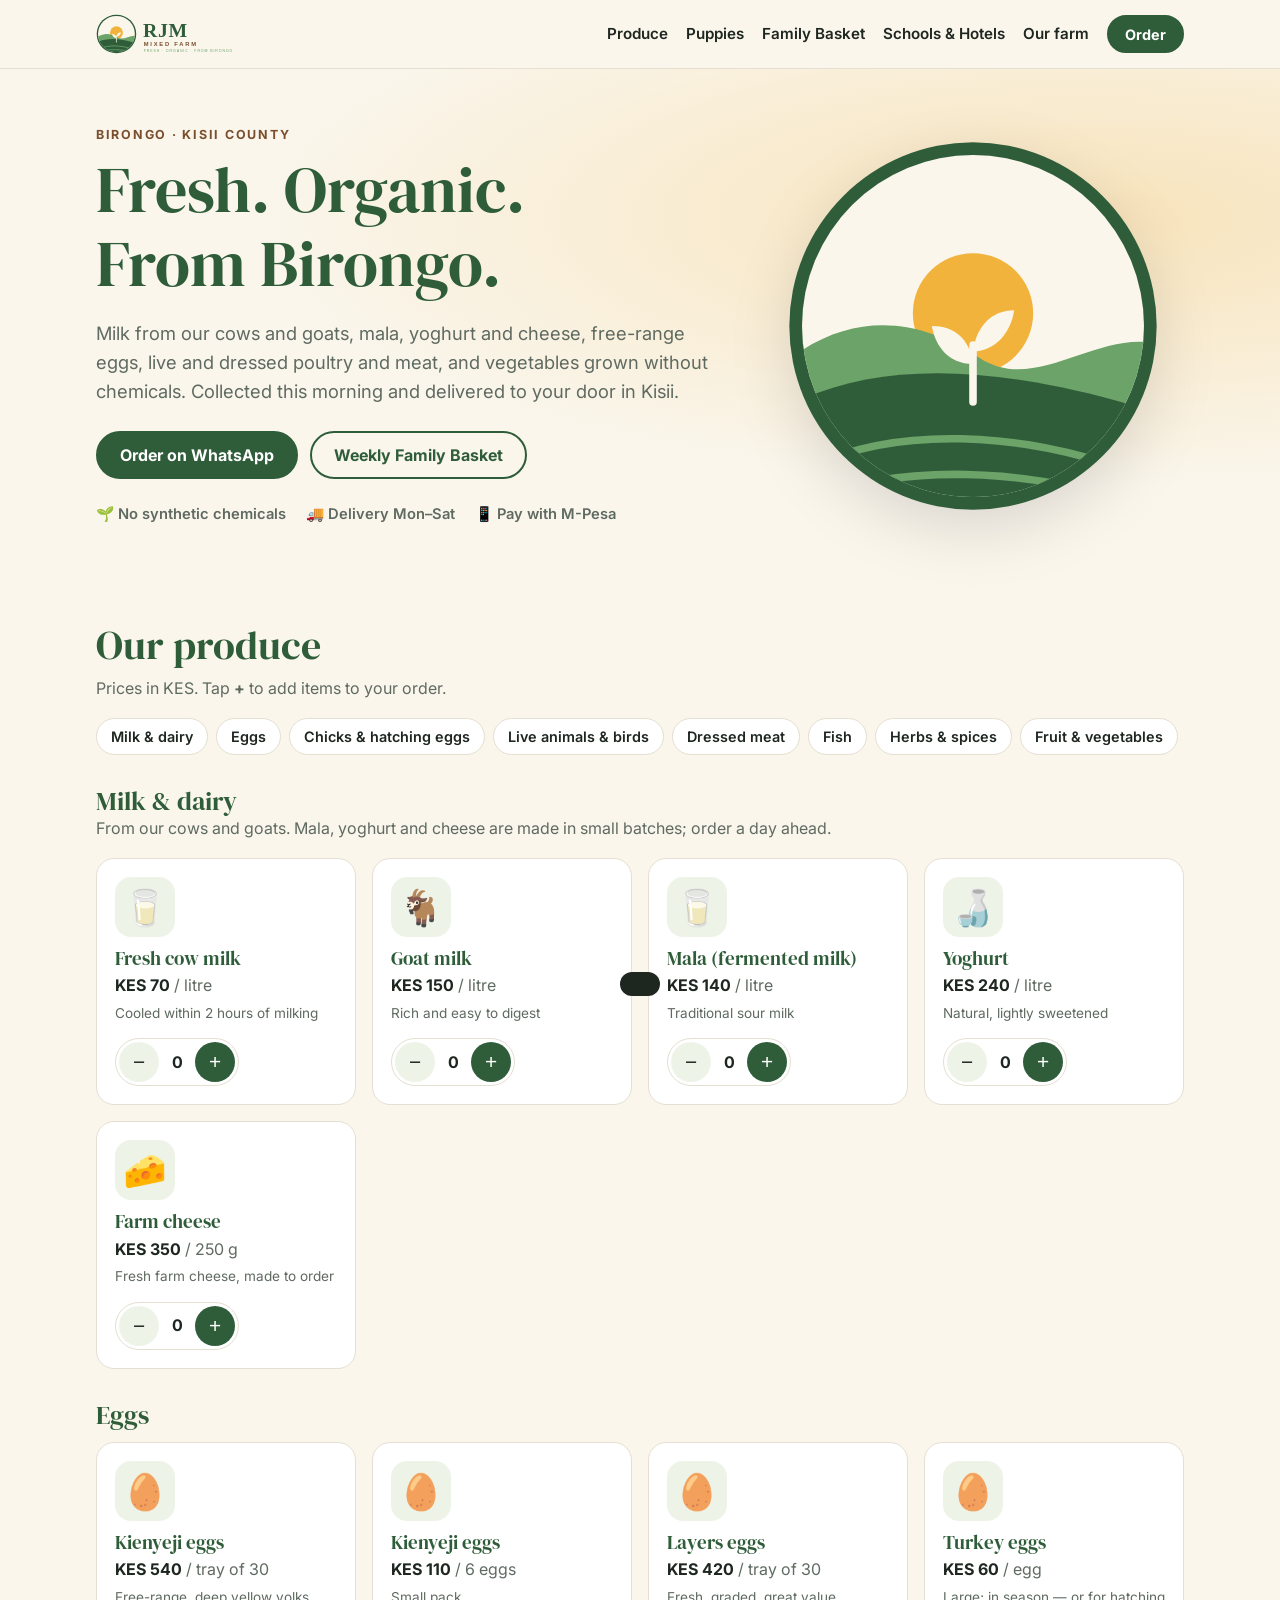
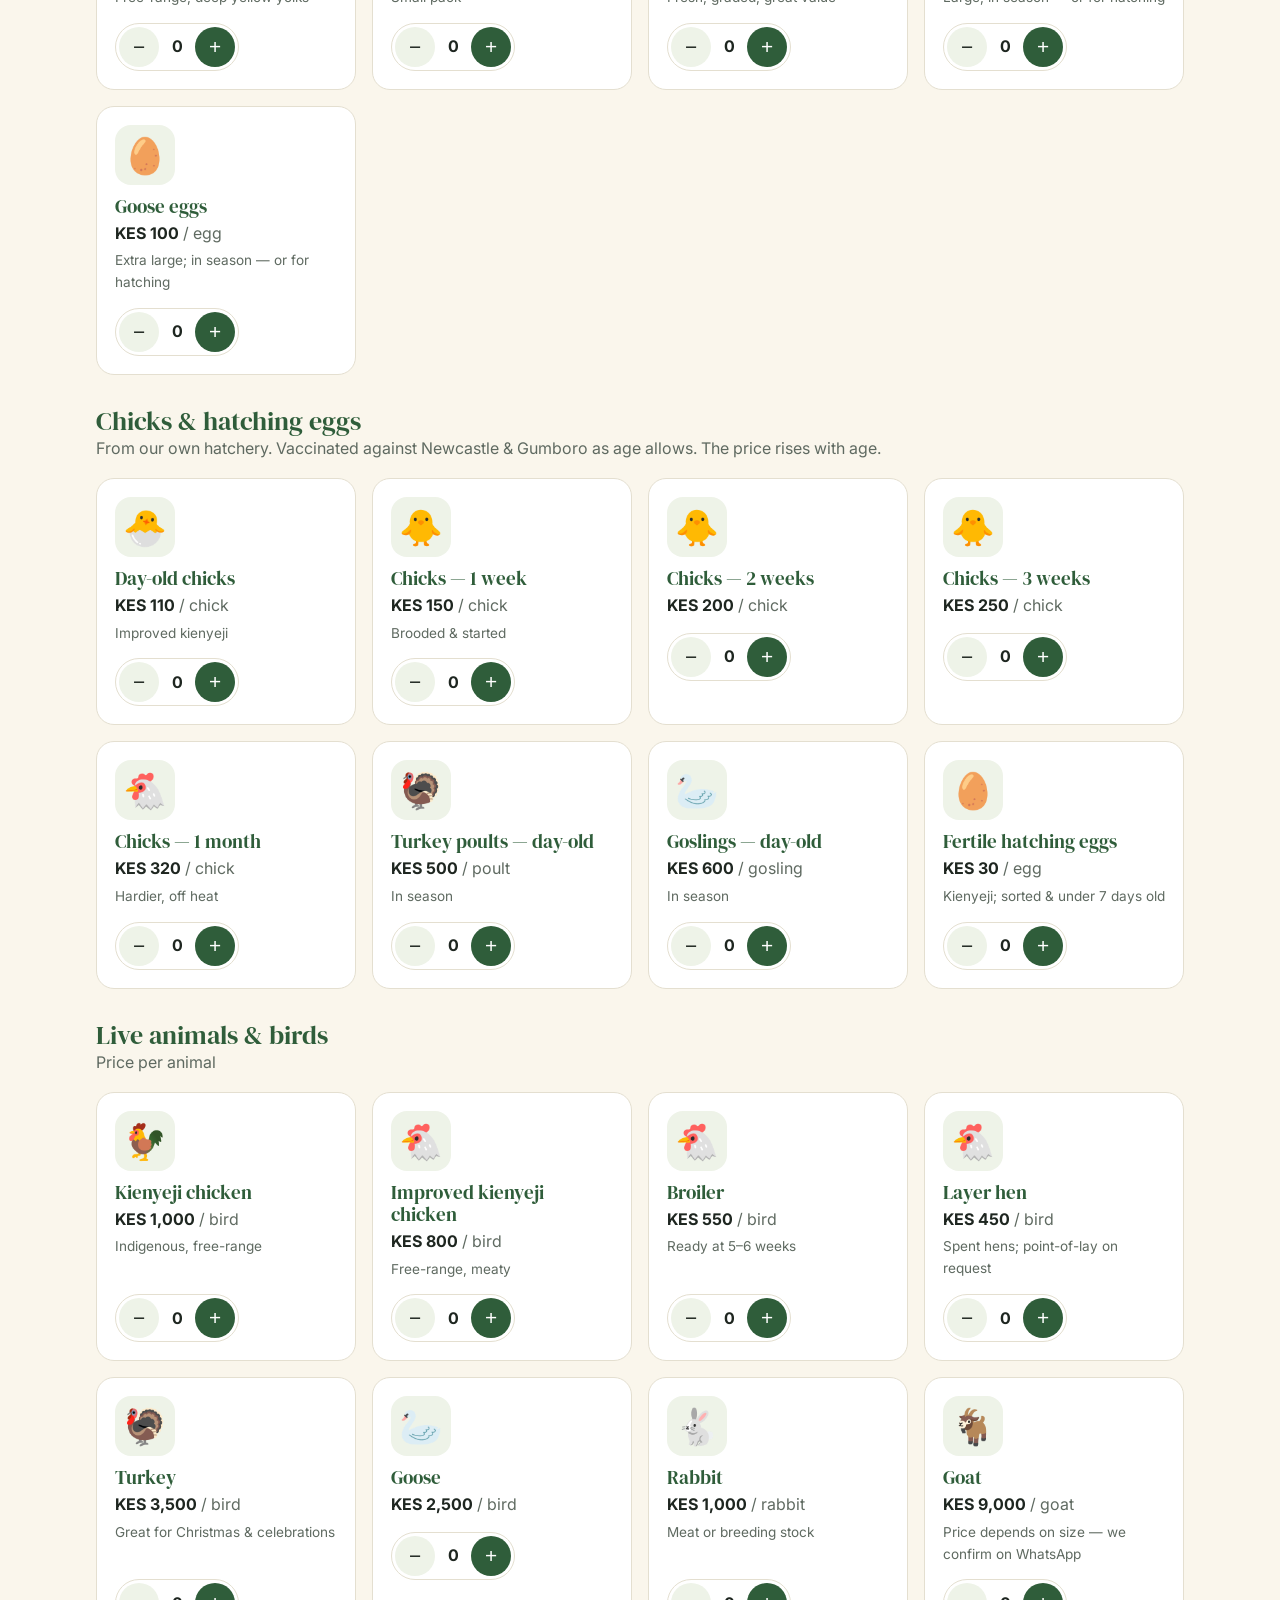
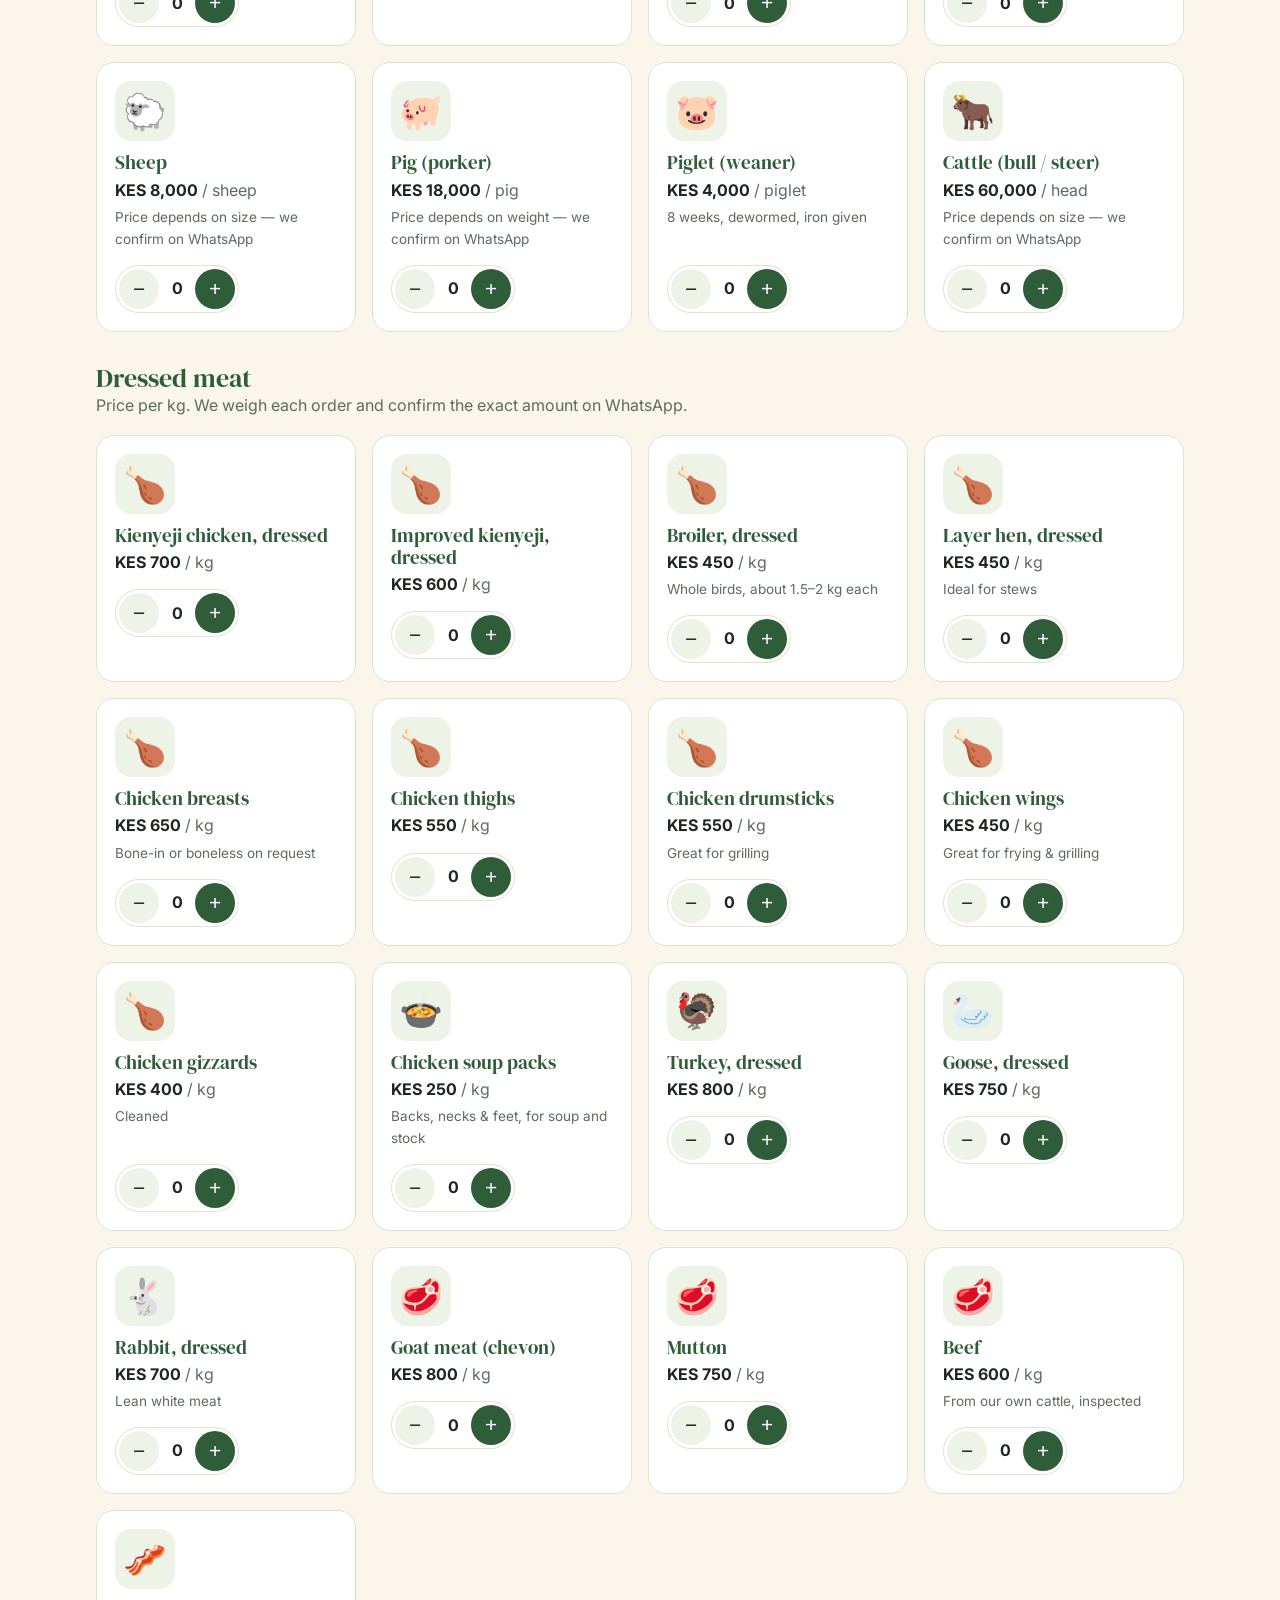
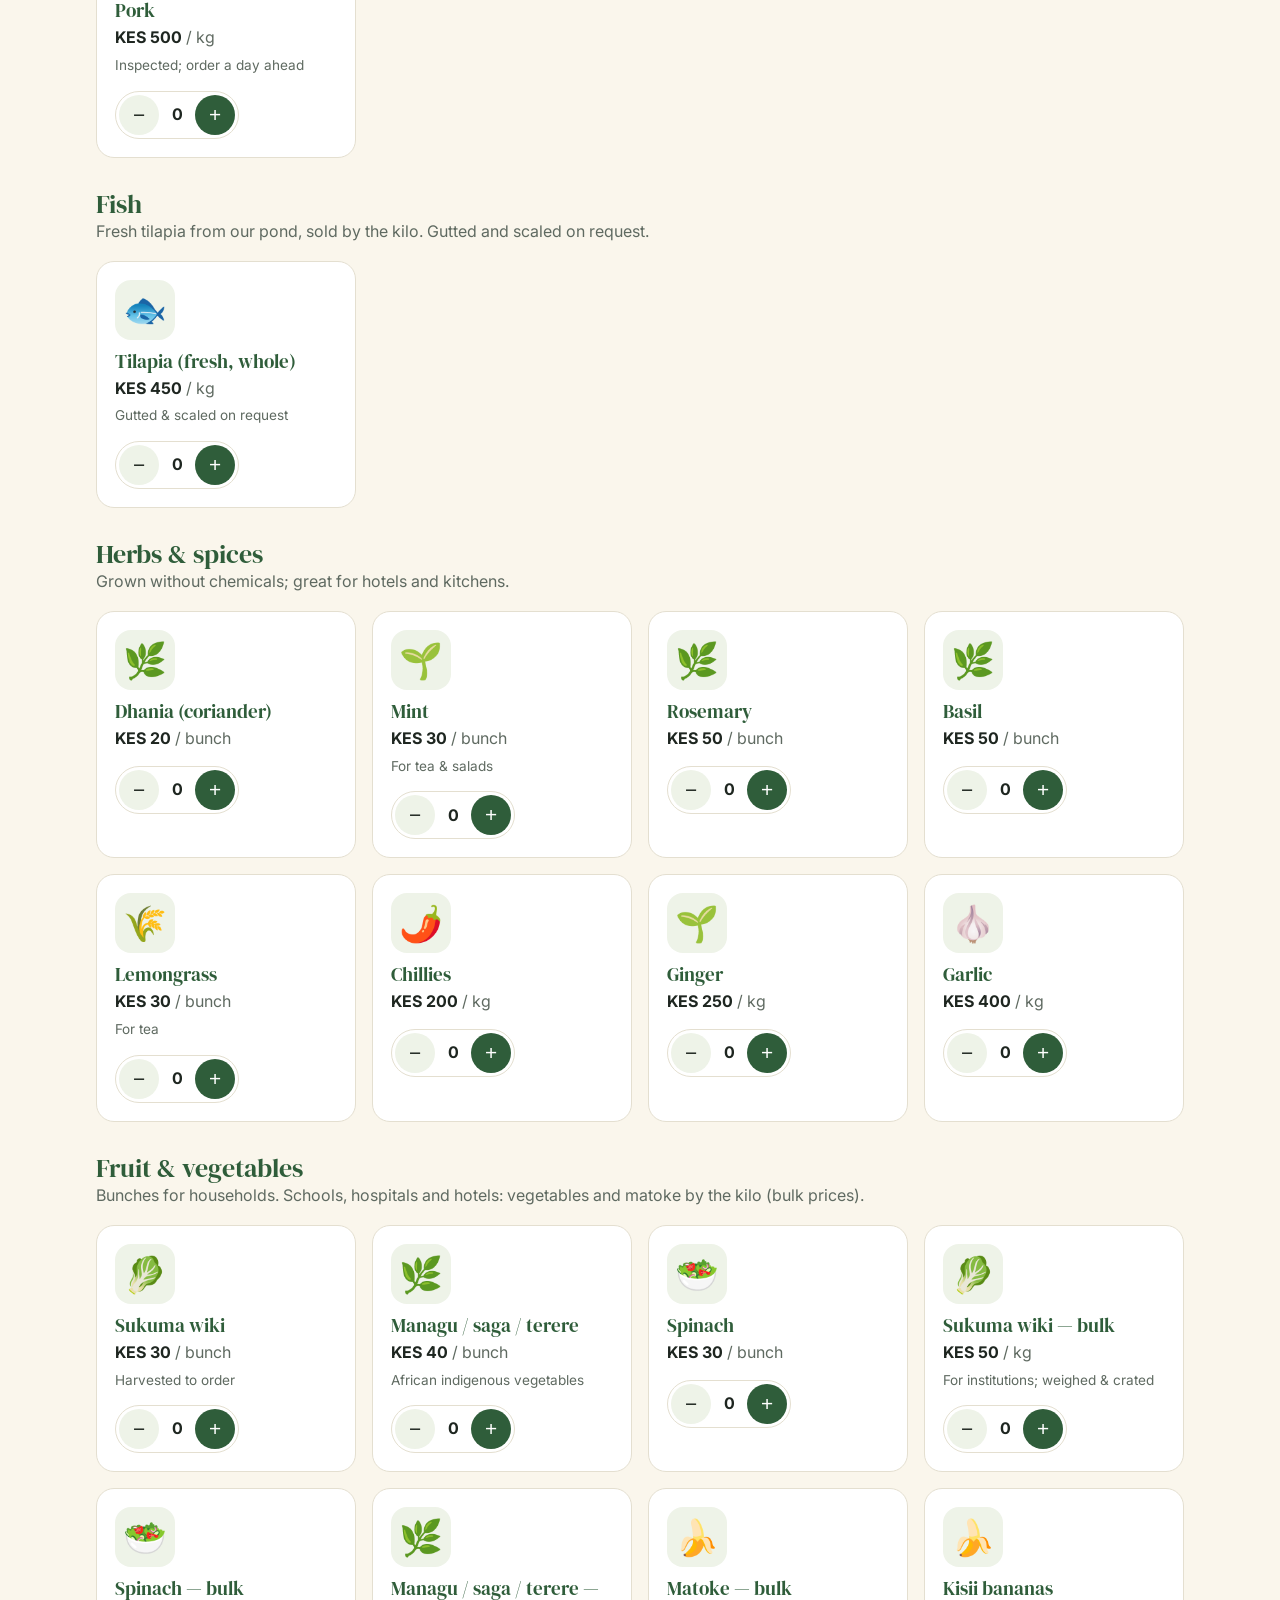
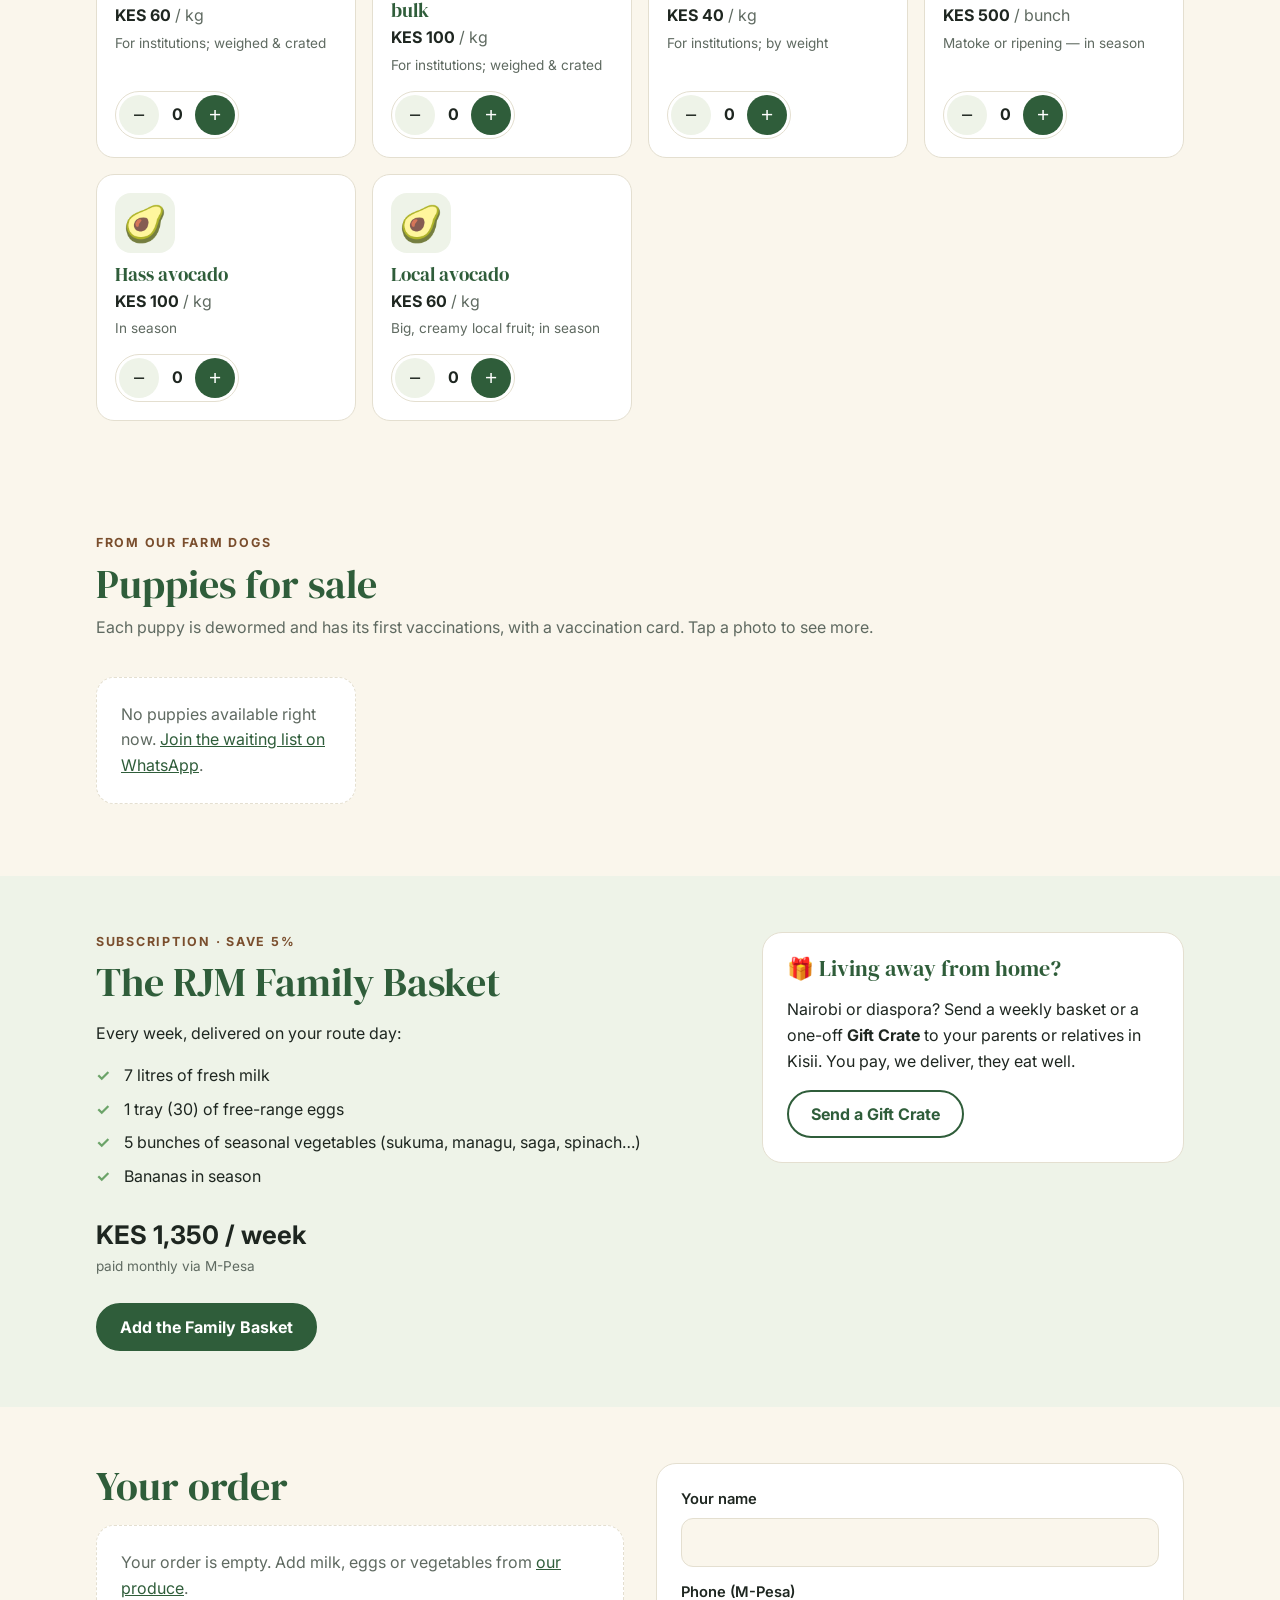
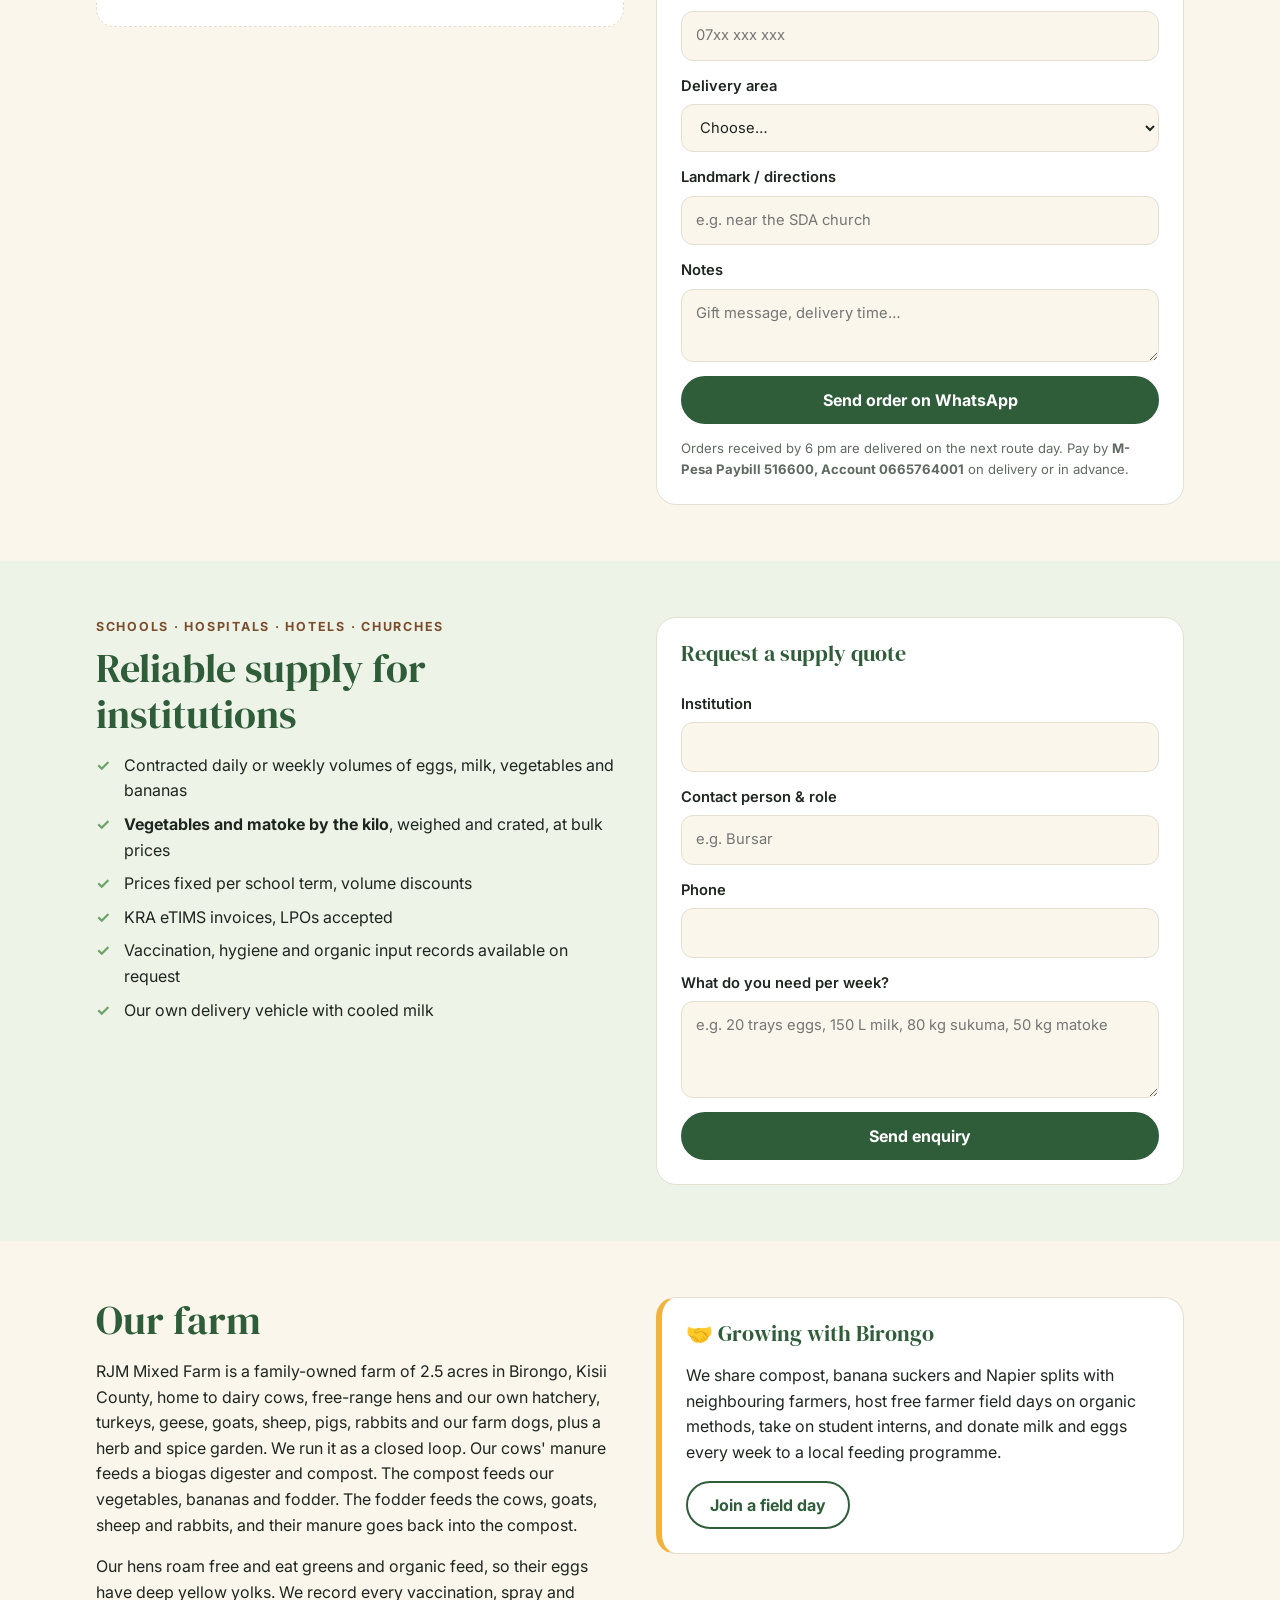
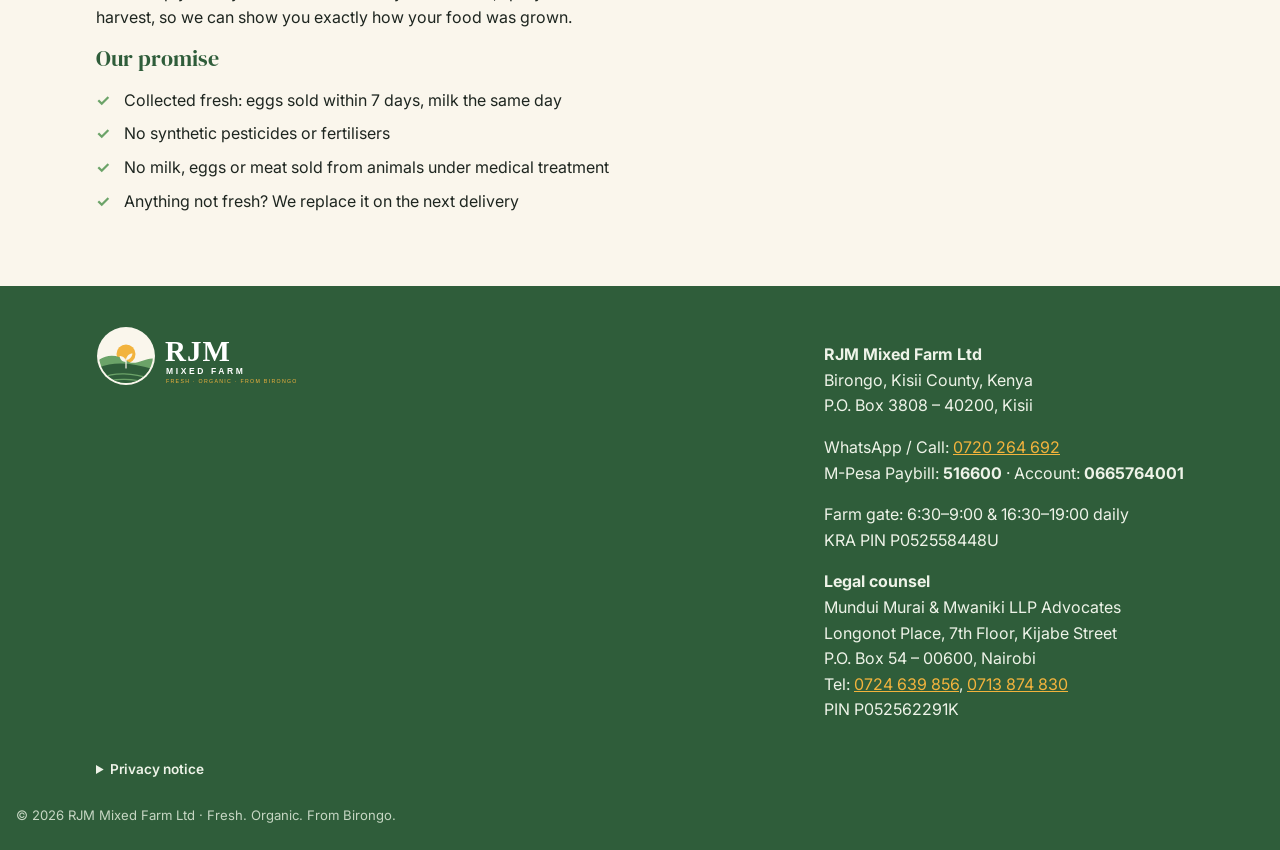
<file: index.html>
<!doctype html>
<html lang="en">
<head>
  <meta charset="utf-8" />
  <meta name="viewport" content="width=device-width, initial-scale=1" />
  <title>RJM Mixed Farm · Fresh. Organic. From Birongo.</title>
  <meta name="description" content="Fresh cow and goat milk, mala, yoghurt and cheese; kienyeji, layers, turkey and goose eggs; live and dressed chicken, turkey, goose, rabbit, goat and mutton; organic vegetables and bananas from RJM Mixed Farm, Birongo, Kisii. Order on WhatsApp, pay with M-Pesa." />
  <meta name="theme-color" content="#2F5D3A" />
  <meta property="og:title" content="RJM Mixed Farm — Fresh. Organic. From Birongo." />
  <meta property="og:description" content="Milk, free-range eggs and organic vegetables delivered in Kisii." />
  <link rel="icon" href="favicon.svg" type="image/svg+xml" />
  <link rel="apple-touch-icon" href="apple-touch-icon.png" />
  <link rel="preconnect" href="https://fonts.googleapis.com" />
  <link rel="preconnect" href="https://fonts.gstatic.com" crossorigin />
  <link href="https://fonts.googleapis.com/css2?family=DM+Serif+Display&family=Inter:wght@400;600;700&display=swap" rel="stylesheet" />
  <link rel="stylesheet" href="styles.css" />
</head>
<body>
  <header class="nav">
    <div class="wrap nav-inner">
      <a href="#top" class="brand" aria-label="RJM Mixed Farm home"><img src="logo.svg" alt="RJM Mixed Farm" width="176" height="48" /></a>
      <nav aria-label="Main">
        <a href="#produce">Produce</a>
        <a href="#puppies">Puppies</a>
        <a href="#basket">Family Basket</a>
        <a href="#institutions">Schools & Hotels</a>
        <a href="#about">Our farm</a>
        <a href="#order" class="btn small">Order</a>
      </nav>
    </div>
  </header>

  <main id="top">
    <section class="hero">
      <div class="wrap hero-inner">
        <div>
          <p class="eyebrow">Birongo · Kisii County</p>
          <h1>Fresh. Organic.<br />From Birongo.</h1>
          <p class="lead">Milk from our cows and goats, mala, yoghurt and cheese, free-range eggs, live and dressed poultry and meat, and vegetables grown without chemicals. Collected this morning and delivered to your door in Kisii.</p>
          <div class="cta-row">
            <a href="#order" class="btn">Order on WhatsApp</a>
            <a href="#basket" class="btn ghost">Weekly Family Basket</a>
          </div>
          <ul class="trust">
            <li>🌱 No synthetic chemicals</li>
            <li>🚚 Delivery Mon–Sat</li>
            <li>📱 Pay with M-Pesa</li>
          </ul>
        </div>
        <div class="hero-art" aria-hidden="true">
          <img src="favicon.svg" alt="" />
        </div>
      </div>
    </section>

    <section id="produce" class="section">
      <div class="wrap">
        <h2>Our produce</h2>
        <p class="sub">Prices in KES. Tap <b>+</b> to add items to your order.</p>
        <nav class="cat-nav" id="cat-nav" aria-label="Product sections"></nav>
        <div id="products"></div>
      </div>
    </section>

    <section id="puppies" class="section" hidden>
      <div class="wrap">
        <p class="eyebrow">From our farm dogs</p>
        <h2>Puppies for sale</h2>
        <p class="sub">Each puppy is dewormed and has its first vaccinations, with a vaccination card. Tap a photo to see more.</p>
        <div id="puppy-list" class="pup-grid"></div>
      </div>
    </section>

    <section id="basket" class="section band">
      <div class="wrap basket">
        <div>
          <p class="eyebrow">Subscription · save 5%</p>
          <h2>The RJM Family Basket</h2>
          <p>Every week, delivered on your route day:</p>
          <ul class="ticks">
            <li>7 litres of fresh milk</li>
            <li>1 tray (30) of free-range eggs</li>
            <li>5 bunches of seasonal vegetables (sukuma, managu, saga, spinach…)</li>
            <li>Bananas in season</li>
          </ul>
          <p class="price"><span id="basket-price"></span> / week <small>paid monthly via M-Pesa</small></p>
          <button class="btn" data-add="basket">Add the Family Basket</button>
        </div>
        <div class="gift">
          <h3>🎁 Living away from home?</h3>
          <p>Nairobi or diaspora? Send a weekly basket or a one-off <b>Gift Crate</b> to your parents or relatives in Kisii. You pay, we deliver, they eat well.</p>
          <button class="btn ghost" data-add="gift">Send a Gift Crate</button>
        </div>
      </div>
    </section>

    <section id="order" class="section">
      <div class="wrap order">
        <div>
          <h2>Your order</h2>
          <div id="cart" class="cart" aria-live="polite"></div>
        </div>
        <form id="order-form" class="card form">
          <label>Your name <input name="name" required autocomplete="name" /></label>
          <label>Phone (M-Pesa) <input name="phone" required type="tel" inputmode="tel" autocomplete="tel" placeholder="07xx xxx xxx" /></label>
          <label>Delivery area
            <select name="area" required>
              <option value="">Choose…</option>
              <option>Kisii town (Mon / Wed / Fri)</option>
              <option>Birongo &amp; nearby villages (Tue / Sat)</option>
              <option>I'll collect at the farm gate</option>
            </select>
          </label>
          <label>Landmark / directions <input name="landmark" placeholder="e.g. near the SDA church" /></label>
          <label>Notes <textarea name="notes" rows="2" placeholder="Gift message, delivery time…"></textarea></label>
          <button class="btn" type="submit">Send order on WhatsApp</button>
          <p class="fine">Orders received by 6 pm are delivered on the next route day. Pay by <b>M-Pesa Paybill <span class="paybill"></span>, Account <span class="account"></span></b> on delivery or in advance.</p>
        </form>
      </div>
    </section>

    <section id="institutions" class="section band">
      <div class="wrap two">
        <div>
          <p class="eyebrow">Schools · Hospitals · Hotels · Churches</p>
          <h2>Reliable supply for institutions</h2>
          <ul class="ticks">
            <li>Contracted daily or weekly volumes of eggs, milk, vegetables and bananas</li>
            <li><b>Vegetables and matoke by the kilo</b>, weighed and crated, at bulk prices</li>
            <li>Prices fixed per school term, volume discounts</li>
            <li>KRA eTIMS invoices, LPOs accepted</li>
            <li>Vaccination, hygiene and organic input records available on request</li>
            <li>Our own delivery vehicle with cooled milk</li>
          </ul>
        </div>
        <form id="inst-form" class="card form">
          <h3>Request a supply quote</h3>
          <label>Institution <input name="org" required /></label>
          <label>Contact person &amp; role <input name="contact" required placeholder="e.g. Bursar" /></label>
          <label>Phone <input name="phone" required type="tel" inputmode="tel" /></label>
          <label>What do you need per week?
            <textarea name="needs" rows="3" required placeholder="e.g. 20 trays eggs, 150 L milk, 80 kg sukuma, 50 kg matoke"></textarea>
          </label>
          <button class="btn" type="submit">Send enquiry</button>
        </form>
      </div>
    </section>

    <section id="about" class="section">
      <div class="wrap two">
        <div>
          <h2>Our farm</h2>
          <p>RJM Mixed Farm is a family-owned farm of 2.5 acres in Birongo, Kisii County, home to dairy cows, free-range hens and our own hatchery, turkeys, geese, goats, sheep, pigs, rabbits and our farm dogs, plus a herb and spice garden. We run it as a closed loop. Our cows' manure feeds a biogas digester and compost. The compost feeds our vegetables, bananas and fodder. The fodder feeds the cows, goats, sheep and rabbits, and their manure goes back into the compost.</p>
          <p>Our hens roam free and eat greens and organic feed, so their eggs have deep yellow yolks. We record every vaccination, spray and harvest, so we can show you exactly how your food was grown.</p>
          <h3>Our promise</h3>
          <ul class="ticks">
            <li>Collected fresh: eggs sold within 7 days, milk the same day</li>
            <li>No synthetic pesticides or fertilisers</li>
            <li>No milk, eggs or meat sold from animals under medical treatment</li>
            <li>Anything not fresh? We replace it on the next delivery</li>
          </ul>
        </div>
        <div class="card community">
          <h3>🤝 Growing with Birongo</h3>
          <p>We share compost, banana suckers and Napier splits with neighbouring farmers, host free farmer field days on organic methods, take on student interns, and donate milk and eggs every week to a local feeding programme.</p>
          <a class="btn ghost" href="#contact">Join a field day</a>
        </div>
      </div>
    </section>
  </main>

  <footer id="contact" class="footer">
    <div class="wrap footer-inner">
      <img src="logo-reversed.svg" alt="RJM Mixed Farm" width="220" height="60" />
      <div>
        <p><b>RJM Mixed Farm Ltd</b><br />Birongo, Kisii County, Kenya<br /><span class="postal"></span></p>
        <p>WhatsApp / Call: <a class="phone-link" href="#"></a><br />M-Pesa Paybill: <b class="paybill"></b> · Account: <b class="account"></b></p>
        <p>Farm gate: 6:30–9:00 &amp; 16:30–19:00 daily<br /><span class="kra-pin"></span></p>
        <p class="legal-counsel" hidden></p>
      </div>
    </div>
    <details class="wrap privacy" id="privacy">
      <summary>Privacy notice</summary>
      <p>When you order or send an enquiry, your name, phone number, delivery area and order details go to RJM Mixed Farm Ltd on WhatsApp. We use them only to deliver your order, collect payment, and contact you about your orders. We don't sell or share them, except with our delivery rider for your delivery, or where the law requires it. This website saves your basket in your own browser and doesn't use tracking cookies. To see, correct or delete the information we hold about you, message us on the WhatsApp number above (Data Protection Act, 2019).</p>
    </details>
    <p class="wrap fine">© <span id="year"></span> RJM Mixed Farm Ltd · Fresh. Organic. From Birongo.</p>
  </footer>

  <div id="toast" class="toast" role="status"></div>
  <div id="lightbox" class="lightbox" hidden></div>
  <script src="config.js"></script>
  <script src="prices.js"></script>
  <script src="puppies.js"></script>
  <script src="app.js"></script>
</body>
</html>
</file>
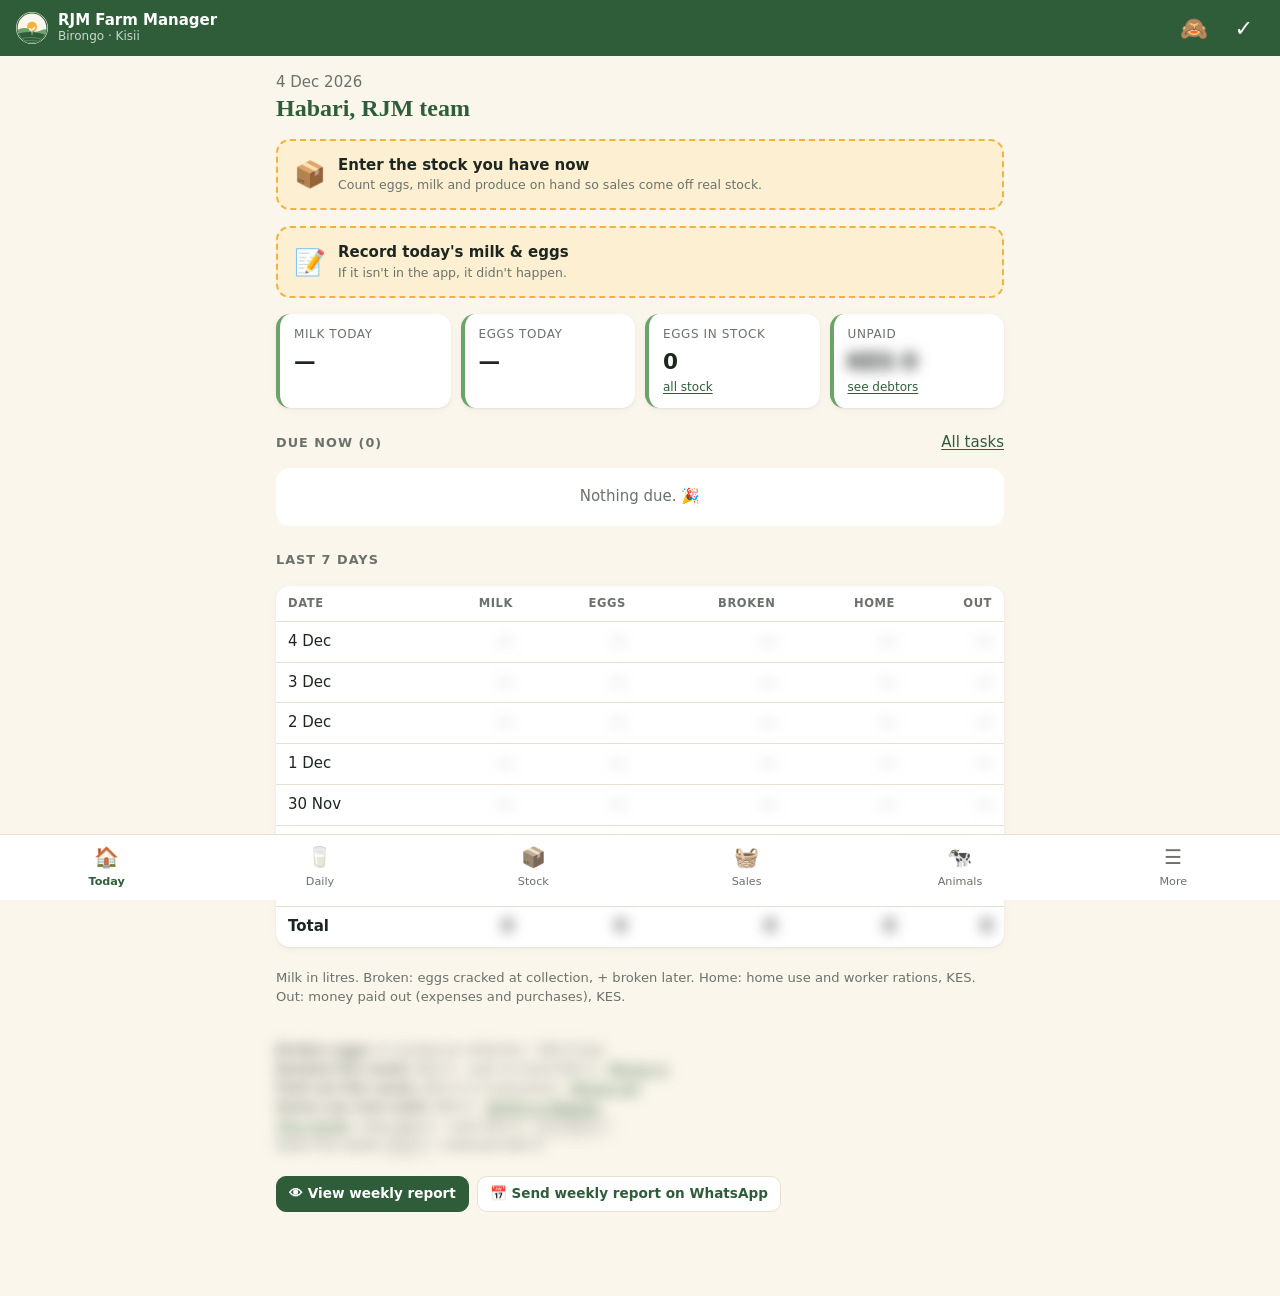
<file: app/index.html>
<!doctype html>
<html lang="en">
  <head>
    <meta charset="UTF-8" />
    <meta name="viewport" content="width=device-width, initial-scale=1, viewport-fit=cover" />
    <meta name="theme-color" content="#2F5D3A" />
    <meta name="description" content="RJM Mixed Farm — farm records: animals, vaccinations, crops, daily production, tasks, workers and sales." />
    <link rel="icon" href="./favicon.svg" type="image/svg+xml" />
    <link rel="apple-touch-icon" href="./apple-touch-icon.png" />
    <link rel="manifest" href="./manifest.webmanifest" />
    <title>RJM Farm Manager</title>
    <script type="module" crossorigin src="./assets/index-ByFWobJJ.js"></script>
    <link rel="stylesheet" crossorigin href="./assets/index-co6FAbtj.css">
  </head>
  <body>
    <div id="root"></div>
  </body>
</html>
</file>
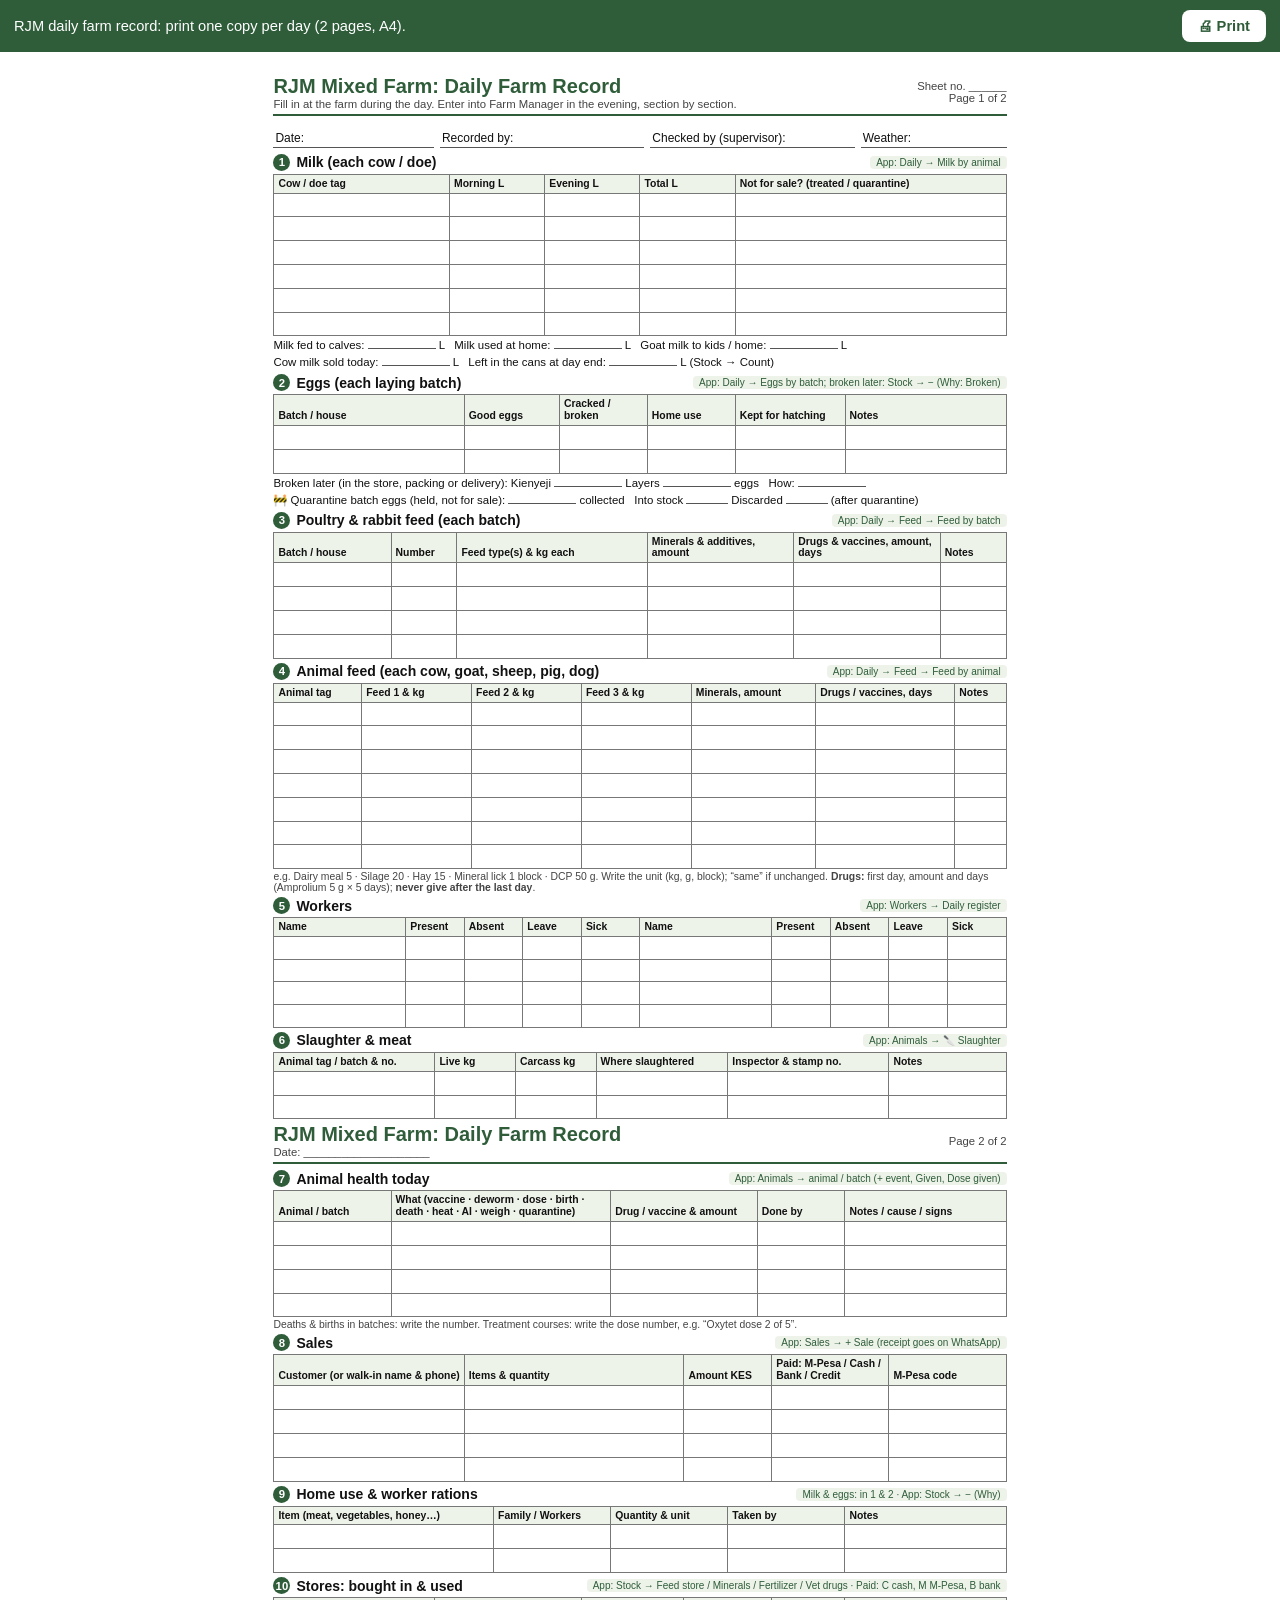
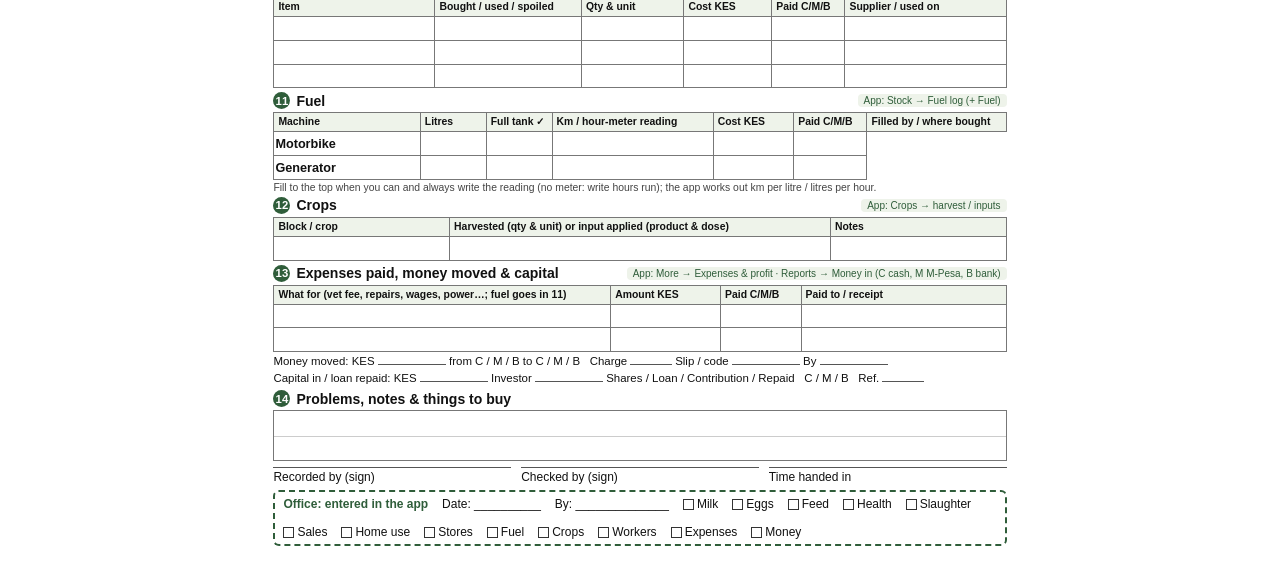
<file: app/daily-sheet.html>
<!doctype html>
<html lang="en"><head><meta charset="utf-8"><meta name="viewport" content="width=device-width, initial-scale=1">
<title>RJM Daily Farm Record</title>
<style>
  @page { size: A4; margin: 10mm 9mm; }
  * { box-sizing: border-box; }
  body { font-family: Arial, Helvetica, sans-serif; font-size: 9.5pt; color: #111; margin: 0; background: #fff; }
  .page { page-break-after: always; break-after: page; }
  .page:last-child { page-break-after: auto; break-after: auto; }
  header { display: flex; align-items: center; justify-content: space-between; gap: 8px; border-bottom: 2px solid #2f5d3a; padding-bottom: 4px; margin-bottom: 6px; }
  header h1 { font-size: 15pt; margin: 0; color: #2f5d3a; }
  header .sub { font-size: 8.5pt; color: #444; }
  .meta { display: grid; grid-template-columns: 1.1fr 1.4fr 1.4fr 1fr; gap: 6px; margin-bottom: 6px; font-size: 9pt; }
  .meta div { border-bottom: 1px solid #555; padding: 9px 2px 2px; white-space: nowrap; }
  section { margin-bottom: 4px; break-inside: avoid; }
  h2 { font-size: 10.5pt; margin: 0 0 3px; display: flex; align-items: center; gap: 6px; }
  h2 .n { background: #2f5d3a; color: #fff; border-radius: 50%; width: 17px; height: 17px; display: inline-flex; align-items: center; justify-content: center; font-size: 8.5pt; flex: 0 0 auto; }
  h2 .app { margin-left: auto; font-weight: normal; font-size: 7.5pt; color: #2f5d3a; background: #eef3ea; border-radius: 4px; padding: 1px 6px; white-space: nowrap; }
  table { width: 100%; border-collapse: collapse; table-layout: fixed; }
  th { background: #eef3ea; font-size: 7.8pt; font-weight: bold; text-align: left; padding: 3px 4px; border: 1px solid #777; line-height: 1.15; vertical-align: bottom; }
  td { border: 1px solid #777; height: 6.3mm; }
  table.tick td { height: 6mm; }
  .line { margin-top: 2px; font-size: 8.6pt; line-height: 1.3; }
  .blank { display: inline-block; width: 18mm; border-bottom: 1px solid #555; } .blank.s { width: 11mm; }
  .hint { font-size: 7.8pt; color: #444; margin-top: 2px; }
  .notes { height: 13.5mm; border: 1px solid #777; background: repeating-linear-gradient(#fff 0 6.5mm, #ccc 6.5mm calc(6.5mm + 1px)); }
  .sign { display: grid; grid-template-columns: 1fr 1fr 1fr; gap: 10px; margin-top: 6px; font-size: 9pt; }
  .sign div { border-top: 1px solid #555; padding-top: 2px; }
  .entered { border: 2px dashed #2f5d3a; border-radius: 6px; padding: 5px 8px; margin-top: 6px; font-size: 9pt; display: flex; gap: 14px; flex-wrap: wrap; }
  .entered b { color: #2f5d3a; }
  .box { display: inline-block; width: 11px; height: 11px; border: 1.3px solid #333; vertical-align: -2px; margin-right: 3px; }
  .print-bar { position: sticky; top: 0; background: #2f5d3a; color: #fff; padding: 10px 14px; display: flex; gap: 10px; align-items: center; justify-content: space-between; font-size: 11pt; }
  .print-bar button { font: inherit; font-weight: bold; padding: 8px 16px; border: 0; border-radius: 8px; background: #fff; color: #2f5d3a; cursor: pointer; }
  .sheet { max-width: 194mm; margin: 0 auto; padding: 6mm 0; }
  @media print { .print-bar { display: none; } .sheet { padding: 0; max-width: none; } }
</style></head>
<body>
<div class="print-bar"><span>RJM daily farm record: print one copy per day (2 pages, A4).</span><button onclick="window.print()">🖨 Print</button></div>
<div class="sheet">
<div class="page">
  <header><div><h1>RJM Mixed Farm: Daily Farm Record</h1><div class="sub">Fill in at the farm during the day. Enter into Farm Manager in the evening, section by section.</div></div><div class="sub" style="text-align:right">Sheet no. ______<br>Page 1 of 2</div></header>
  <div class="meta"><div>Date:</div><div>Recorded by:</div><div>Checked by (supervisor):</div><div>Weather:</div></div>
  <section><h2><span class="n">1</span>Milk (each cow / doe)<span class="app">App: Daily → Milk by animal</span></h2><table class=""><colgroup><col style="width:24%"><col style="width:13%"><col style="width:13%"><col style="width:13%"><col style="width:37%"></colgroup><thead><tr><th>Cow / doe tag</th><th>Morning L</th><th>Evening L</th><th>Total L</th><th>Not for sale? (treated / quarantine)</th></tr></thead><tbody><tr><td></td><td></td><td></td><td></td><td></td></tr><tr><td></td><td></td><td></td><td></td><td></td></tr><tr><td></td><td></td><td></td><td></td><td></td></tr><tr><td></td><td></td><td></td><td></td><td></td></tr><tr><td></td><td></td><td></td><td></td><td></td></tr><tr><td></td><td></td><td></td><td></td><td></td></tr></tbody></table><div class="line">Milk fed to calves: <b class="blank"></b> L &nbsp; Milk used at home: <b class="blank"></b> L &nbsp; Goat milk to kids / home: <b class="blank"></b> L</div><div class="line">Cow milk sold today: <b class="blank"></b> L &nbsp; Left in the cans at day end: <b class="blank"></b> L <span class="muted">(Stock → Count)</span></div></section><section><h2><span class="n">2</span>Eggs (each laying batch)<span class="app">App: Daily → Eggs by batch; broken later: Stock → − (Why: Broken)</span></h2><table class=""><colgroup><col style="width:26%"><col style="width:13%"><col style="width:12%"><col style="width:12%"><col style="width:15%"><col style="width:22%"></colgroup><thead><tr><th>Batch / house</th><th>Good eggs</th><th>Cracked / broken</th><th>Home use</th><th>Kept for hatching</th><th>Notes</th></tr></thead><tbody><tr><td></td><td></td><td></td><td></td><td></td><td></td></tr><tr><td></td><td></td><td></td><td></td><td></td><td></td></tr></tbody></table><div class="line">Broken later (in the store, packing or delivery): Kienyeji <b class="blank"></b> Layers <b class="blank"></b> eggs &nbsp; How: <b class="blank"></b></div><div class="line">🚧 Quarantine batch eggs (held, not for sale): <b class="blank"></b> collected &nbsp; Into stock <b class="blank s"></b> Discarded <b class="blank s"></b> (after quarantine)</div></section><section><h2><span class="n">3</span>Poultry &amp; rabbit feed (each batch)<span class="app">App: Daily → Feed → Feed by batch</span></h2><table class=""><colgroup><col style="width:16%"><col style="width:9%"><col style="width:26%"><col style="width:20%"><col style="width:20%"><col style="width:9%"></colgroup><thead><tr><th>Batch / house</th><th>Number</th><th>Feed type(s) &amp; kg each</th><th>Minerals &amp; additives, amount</th><th>Drugs &amp; vaccines, amount, days</th><th>Notes</th></tr></thead><tbody><tr><td></td><td></td><td></td><td></td><td></td><td></td></tr><tr><td></td><td></td><td></td><td></td><td></td><td></td></tr><tr><td></td><td></td><td></td><td></td><td></td><td></td></tr><tr><td></td><td></td><td></td><td></td><td></td><td></td></tr></tbody></table></section><section><h2><span class="n">4</span>Animal feed (each cow, goat, sheep, pig, dog)<span class="app">App: Daily → Feed → Feed by animal</span></h2><table class=""><colgroup><col style="width:12%"><col style="width:15%"><col style="width:15%"><col style="width:15%"><col style="width:17%"><col style="width:19%"><col style="width:7%"></colgroup><thead><tr><th>Animal tag</th><th>Feed 1 & kg</th><th>Feed 2 & kg</th><th>Feed 3 & kg</th><th>Minerals, amount</th><th>Drugs / vaccines, days</th><th>Notes</th></tr></thead><tbody><tr><td></td><td></td><td></td><td></td><td></td><td></td><td></td></tr><tr><td></td><td></td><td></td><td></td><td></td><td></td><td></td></tr><tr><td></td><td></td><td></td><td></td><td></td><td></td><td></td></tr><tr><td></td><td></td><td></td><td></td><td></td><td></td><td></td></tr><tr><td></td><td></td><td></td><td></td><td></td><td></td><td></td></tr><tr><td></td><td></td><td></td><td></td><td></td><td></td><td></td></tr><tr><td></td><td></td><td></td><td></td><td></td><td></td><td></td></tr></tbody></table><div class="hint">e.g. Dairy meal 5 · Silage 20 · Hay 15 · Mineral lick 1 block · DCP 50 g. Write the unit (kg, g, block); “same” if unchanged. <b>Drugs:</b> first day, amount and days (Amprolium 5 g × 5 days); <b>never give after the last day</b>.</div></section>
<section><h2><span class="n">5</span>Workers<span class="app">App: Workers → Daily register</span></h2><table class="tick"><colgroup><col style="width:18%"><col style="width:8%"><col style="width:8%"><col style="width:8%"><col style="width:8%"><col style="width:18%"><col style="width:8%"><col style="width:8%"><col style="width:8%"><col style="width:8%"></colgroup><thead><tr><th>Name</th><th>Present</th><th>Absent</th><th>Leave</th><th>Sick</th><th>Name</th><th>Present</th><th>Absent</th><th>Leave</th><th>Sick</th></tr></thead><tbody><tr><td></td><td></td><td></td><td></td><td></td><td></td><td></td><td></td><td></td><td></td></tr><tr><td></td><td></td><td></td><td></td><td></td><td></td><td></td><td></td><td></td><td></td></tr><tr><td></td><td></td><td></td><td></td><td></td><td></td><td></td><td></td><td></td><td></td></tr><tr><td></td><td></td><td></td><td></td><td></td><td></td><td></td><td></td><td></td><td></td></tr></tbody></table></section><section><h2><span class="n">6</span>Slaughter &amp; meat<span class="app">App: Animals → 🔪 Slaughter</span></h2><table class=""><colgroup><col style="width:22%"><col style="width:11%"><col style="width:11%"><col style="width:18%"><col style="width:22%"><col style="width:16%"></colgroup><thead><tr><th>Animal tag / batch &amp; no.</th><th>Live kg</th><th>Carcass kg</th><th>Where slaughtered</th><th>Inspector &amp; stamp no.</th><th>Notes</th></tr></thead><tbody><tr><td></td><td></td><td></td><td></td><td></td><td></td></tr><tr><td></td><td></td><td></td><td></td><td></td><td></td></tr></tbody></table></section></div>
<div class="page">
  <header><div><h1>RJM Mixed Farm: Daily Farm Record</h1><div class="sub">Date: ____________________</div></div><div class="sub" style="text-align:right">Page 2 of 2</div></header>
  <section><h2><span class="n">7</span>Animal health today<span class="app">App: Animals → animal / batch (+ event, Given, Dose given)</span></h2><table class=""><colgroup><col style="width:16%"><col style="width:30%"><col style="width:20%"><col style="width:12%"><col style="width:22%"></colgroup><thead><tr><th>Animal / batch</th><th>What (vaccine · deworm · dose · birth · death · heat · AI · weigh · quarantine)</th><th>Drug / vaccine & amount</th><th>Done by</th><th>Notes / cause / signs</th></tr></thead><tbody><tr><td></td><td></td><td></td><td></td><td></td></tr><tr><td></td><td></td><td></td><td></td><td></td></tr><tr><td></td><td></td><td></td><td></td><td></td></tr><tr><td></td><td></td><td></td><td></td><td></td></tr></tbody></table><div class="hint">Deaths & births in batches: write the number. Treatment courses: write the dose number, e.g. “Oxytet dose 2 of 5”.</div></section><section><h2><span class="n">8</span>Sales<span class="app">App: Sales → + Sale (receipt goes on WhatsApp)</span></h2><table class=""><colgroup><col style="width:26%"><col style="width:30%"><col style="width:12%"><col style="width:16%"><col style="width:16%"></colgroup><thead><tr><th>Customer (or walk-in name & phone)</th><th>Items & quantity</th><th>Amount KES</th><th>Paid: M-Pesa / Cash / Bank / Credit</th><th>M-Pesa code</th></tr></thead><tbody><tr><td></td><td></td><td></td><td></td><td></td></tr><tr><td></td><td></td><td></td><td></td><td></td></tr><tr><td></td><td></td><td></td><td></td><td></td></tr><tr><td></td><td></td><td></td><td></td><td></td></tr></tbody></table></section><section><h2><span class="n">9</span>Home use &amp; worker rations<span class="app">Milk &amp; eggs: in 1 &amp; 2 · App: Stock → − (Why)</span></h2><table class=""><colgroup><col style="width:30%"><col style="width:16%"><col style="width:16%"><col style="width:16%"><col style="width:22%"></colgroup><thead><tr><th>Item (meat, vegetables, honey…)</th><th>Family / Workers</th><th>Quantity &amp; unit</th><th>Taken by</th><th>Notes</th></tr></thead><tbody><tr><td></td><td></td><td></td><td></td><td></td></tr><tr><td></td><td></td><td></td><td></td><td></td></tr></tbody></table></section><section><h2><span class="n">10</span>Stores: bought in & used<span class="app">App: Stock → Feed store / Minerals / Fertilizer / Vet drugs · Paid: C cash, M M-Pesa, B bank</span></h2><table class=""><colgroup><col style="width:22%"><col style="width:20%"><col style="width:14%"><col style="width:12%"><col style="width:10%"><col style="width:22%"></colgroup><thead><tr><th>Item</th><th>Bought / used / spoiled</th><th>Qty & unit</th><th>Cost KES</th><th>Paid C/M/B</th><th>Supplier / used on</th></tr></thead><tbody><tr><td></td><td></td><td></td><td></td><td></td><td></td></tr><tr><td></td><td></td><td></td><td></td><td></td><td></td></tr><tr><td></td><td></td><td></td><td></td><td></td><td></td></tr></tbody></table></section><section><h2><span class="n">11</span>Fuel<span class="app">App: Stock → Fuel log (+ Fuel)</span></h2><table class=""><colgroup><col style="width:20%"><col style="width:9%"><col style="width:9%"><col style="width:22%"><col style="width:11%"><col style="width:10%"><col style="width:19%"></colgroup><thead><tr><th>Machine</th><th>Litres</th><th>Full tank ✓</th><th>Km / hour-meter reading</th><th>Cost KES</th><th>Paid C/M/B</th><th>Filled by / where bought</th></tr></thead><tbody><tr><td><b>Motorbike</b></td><td></td><td></td><td></td><td></td><td></td></tr><tr><td><b>Generator</b></td><td></td><td></td><td></td><td></td><td></td></tr></tbody></table><div class="hint">Fill to the top when you can and always write the reading (no meter: write hours run); the app works out km per litre / litres per hour.</div></section><section><h2><span class="n">12</span>Crops<span class="app">App: Crops → harvest / inputs</span></h2><table class=""><colgroup><col style="width:24%"><col style="width:52%"><col style="width:24%"></colgroup><thead><tr><th>Block / crop</th><th>Harvested (qty & unit) or input applied (product & dose)</th><th>Notes</th></tr></thead><tbody><tr><td></td><td></td><td></td></tr></tbody></table></section><section><h2><span class="n">13</span>Expenses paid, money moved &amp; capital<span class="app">App: More → Expenses & profit · Reports → Money in (C cash, M M-Pesa, B bank)</span></h2><table class=""><colgroup><col style="width:46%"><col style="width:15%"><col style="width:11%"><col style="width:28%"></colgroup><thead><tr><th>What for (vet fee, repairs, wages, power…; fuel goes in 11)</th><th>Amount KES</th><th>Paid C/M/B</th><th>Paid to / receipt</th></tr></thead><tbody><tr><td></td><td></td><td></td><td></td></tr><tr><td></td><td></td><td></td><td></td></tr></tbody></table><div class="line">Money moved: KES <b class="blank"></b> from C / M / B to C / M / B &nbsp; Charge <b class="blank s"></b> Slip / code <b class="blank"></b> By <b class="blank"></b></div><div class="line">Capital in / loan repaid: KES <b class="blank"></b> Investor <b class="blank"></b> Shares / Loan / Contribution / Repaid &nbsp; C / M / B &nbsp; Ref. <b class="blank s"></b></div></section><section><h2><span class="n">14</span>Problems, notes & things to buy</h2><div class="notes"></div></section>
  <div class="sign"><div>Recorded by (sign)</div><div>Checked by (sign)</div><div>Time handed in</div></div>
  <div class="entered"><b>Office: entered in the app</b><span>Date: __________</span><span>By: ______________</span><span><i class="box"></i>Milk</span><span><i class="box"></i>Eggs</span><span><i class="box"></i>Feed</span><span><i class="box"></i>Health</span><span><i class="box"></i>Slaughter</span><span><i class="box"></i>Sales</span><span><i class="box"></i>Home use</span><span><i class="box"></i>Stores</span><span><i class="box"></i>Fuel</span><span><i class="box"></i>Crops</span><span><i class="box"></i>Workers</span><span><i class="box"></i>Expenses</span><span><i class="box"></i>Money</span></div>
</div>
</div>
</body></html>
</file>
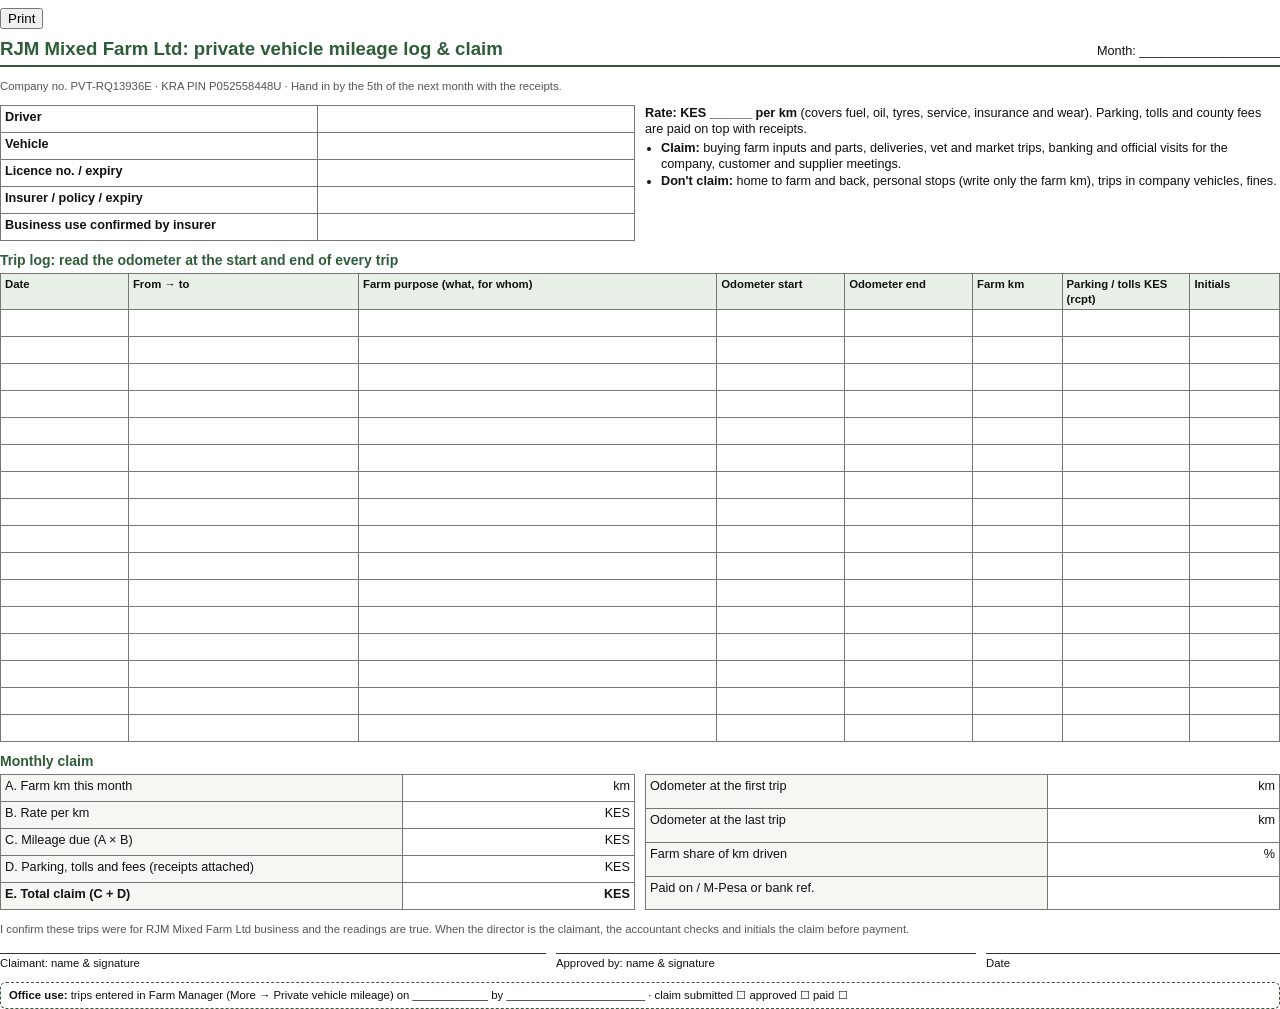
<file: app/mileage-log.html>
<!doctype html><html lang="en"><head><meta charset="utf-8"><meta name="viewport" content="width=device-width, initial-scale=1">
<title>Mileage log (blank)</title><style>
  @page { size: A4; margin: 10mm 9mm; }
  body { font: 9.5pt/1.3 Arial, Helvetica, sans-serif; color: #111; margin: 0; }
  h1 { font-size: 14pt; margin: 0; color: #2f5d3a; }
  h2 { font-size: 10.5pt; margin: 10px 0 4px; color: #2f5d3a; }
  .top { display: flex; justify-content: space-between; align-items: baseline; border-bottom: 2px solid #2f5d3a; padding-bottom: 4px; }
  .muted { color: #555; font-size: 8.5pt; }
  table { width: 100%; border-collapse: collapse; table-layout: fixed; }
  th, td { border: 1px solid #777; padding: 3px 4px; vertical-align: top; text-align: left; overflow-wrap: anywhere; }
  thead th { background: #e8f0e8; font-size: 8.5pt; }
  td { height: 15pt; }
  .n { text-align: right; }
  .grid { display: grid; grid-template-columns: 1fr 1fr; gap: 10px; }
  .claim th { width: 62%; font-weight: normal; background: #f6f6f2; }
  .sign { display: grid; grid-template-columns: 1.3fr 1fr 0.7fr; gap: 10px; margin-top: 16px; }
  .sign div { border-top: 1px solid #333; padding-top: 2px; font-size: 8.5pt; }
  ul { margin: 2px 0; padding-left: 16px; } li { margin: 0; }
  .office { margin-top: 12px; border: 1.5px dashed #2f5d3a; border-radius: 6px; padding: 5px 8px; font-size: 8.5pt; }
  .print { margin: 8px 0; } @media print { .print { display: none; } }
</style></head><body>
<button class="print" onclick="print()">Print</button>
<div class="top"><h1>RJM Mixed Farm Ltd: private vehicle mileage log &amp; claim</h1><span>Month: ____________________</span></div>
<p class="muted">Company no. PVT-RQ13936E · KRA PIN P052558448U · Hand in by the 5th of the next month with the receipts.</p>
<div class="grid">
<table><tbody>
<tr><th>Driver</th><td></td></tr><tr><th>Vehicle</th><td></td></tr><tr><th>Licence no. / expiry</th><td></td></tr>
<tr><th>Insurer / policy / expiry</th><td></td></tr><tr><th>Business use confirmed by insurer</th><td></td></tr>
</tbody></table>
<div><b>Rate: KES ______ per km</b> (covers fuel, oil, tyres, service, insurance and wear). Parking, tolls and county fees are paid on top with receipts.
<ul><li><b>Claim:</b> buying farm inputs and parts, deliveries, vet and market trips, banking and official visits for the company, customer and supplier meetings.</li>
<li><b>Don't claim:</b> home to farm and back, personal stops (write only the farm km), trips in company vehicles, fines.</li></ul></div>
</div>
<h2>Trip log: read the odometer at the start and end of every trip</h2>
<table><colgroup><col style="width:10%"><col style="width:18%"><col style="width:28%"><col style="width:10%"><col style="width:10%"><col style="width:7%"><col style="width:10%"><col style="width:7%"></colgroup>
<thead><tr><th>Date</th><th>From → to</th><th>Farm purpose (what, for whom)</th><th>Odometer start</th><th>Odometer end</th><th>Farm km</th><th>Parking / tolls KES (rcpt)</th><th>Initials</th></tr></thead>
<tbody><tr><td></td><td></td><td></td><td></td><td></td><td></td><td></td><td></td></tr><tr><td></td><td></td><td></td><td></td><td></td><td></td><td></td><td></td></tr><tr><td></td><td></td><td></td><td></td><td></td><td></td><td></td><td></td></tr><tr><td></td><td></td><td></td><td></td><td></td><td></td><td></td><td></td></tr><tr><td></td><td></td><td></td><td></td><td></td><td></td><td></td><td></td></tr><tr><td></td><td></td><td></td><td></td><td></td><td></td><td></td><td></td></tr><tr><td></td><td></td><td></td><td></td><td></td><td></td><td></td><td></td></tr><tr><td></td><td></td><td></td><td></td><td></td><td></td><td></td><td></td></tr><tr><td></td><td></td><td></td><td></td><td></td><td></td><td></td><td></td></tr><tr><td></td><td></td><td></td><td></td><td></td><td></td><td></td><td></td></tr><tr><td></td><td></td><td></td><td></td><td></td><td></td><td></td><td></td></tr><tr><td></td><td></td><td></td><td></td><td></td><td></td><td></td><td></td></tr><tr><td></td><td></td><td></td><td></td><td></td><td></td><td></td><td></td></tr><tr><td></td><td></td><td></td><td></td><td></td><td></td><td></td><td></td></tr><tr><td></td><td></td><td></td><td></td><td></td><td></td><td></td><td></td></tr><tr><td></td><td></td><td></td><td></td><td></td><td></td><td></td><td></td></tr></tbody></table>
<h2>Monthly claim</h2>
<div class="grid">
<table class="claim"><tbody>
<tr><th>A. Farm km this month</th><td class="n">km</td></tr><tr><th>B. Rate per km</th><td class="n">KES</td></tr><tr><th>C. Mileage due (A × B)</th><td class="n">KES</td></tr><tr><th>D. Parking, tolls and fees (receipts attached)</th><td class="n">KES</td></tr><tr><th><b>E. Total claim (C + D)</b></th><td class="n"><b>KES</b></td></tr>
</tbody></table>
<table class="claim"><tbody>
<tr><th>Odometer at the first trip</th><td class="n">km</td></tr><tr><th>Odometer at the last trip</th><td class="n">km</td></tr><tr><th>Farm share of km driven</th><td class="n">%</td></tr><tr><th>Paid on / M-Pesa or bank ref.</th><td class="n"></td></tr>
</tbody></table>
</div>
<p class="muted">I confirm these trips were for RJM Mixed Farm Ltd business and the readings are true. When the director is the claimant, the accountant checks and initials the claim before payment.</p>
<div class="sign"><div>Claimant: name &amp; signature</div><div>Approved by: name &amp; signature</div><div>Date</div></div>
<div class="office"><b>Office use:</b> trips entered in Farm Manager (More → Private vehicle mileage) on ____________ by ______________________ · claim submitted ☐ approved ☐ paid ☐</div>
</body></html>
</file>
<file: styles.css>
:root {
  --green: #2f5d3a;
  --leaf: #6ba368;
  --yolk: #f2b33d;
  --soil: #7a4e2d;
  --cream: #faf6ec;
  --ink: #1e2620;
  --bg: var(--cream);
  --surface: #ffffff;
  --band: #eef3e8;
  --text: var(--ink);
  --muted: #5f6a61;
  --line: #e4dfd0;
  --heading: var(--green);
  --accent: var(--green);
  --on-accent: #ffffff;
  color-scheme: light;
}
@media (prefers-color-scheme: dark) {
  :root:not([data-theme='light']) {
    --bg: #111611;
    --surface: #1a211b;
    --band: #162018;
    --text: #e8ede7;
    --muted: #a3ada4;
    --line: #2b352c;
    --heading: #9fd09b;
    --accent: #6ba368;
    --on-accent: #0f150f;
    color-scheme: dark;
  }
}
:root[data-theme='dark'] {
  --bg: #111611; --surface: #1a211b; --band: #162018; --text: #e8ede7; --muted: #a3ada4;
  --line: #2b352c; --heading: #9fd09b; --accent: #6ba368; --on-accent: #0f150f; color-scheme: dark;
}

* { box-sizing: border-box; }
html { scroll-behavior: smooth; scroll-padding-top: 80px; }
body { margin: 0; background: var(--bg); color: var(--text); font: 16px/1.6 Inter, system-ui, sans-serif; }
img { max-width: 100%; height: auto; }
h1, h2, h3 { font-family: 'DM Serif Display', Georgia, serif; font-weight: 400; color: var(--heading); line-height: 1.15; margin: 0 0 12px; }
h1 { font-size: clamp(2.4rem, 7vw, 4rem); }
h2 { font-size: clamp(1.8rem, 4.5vw, 2.5rem); }
h3 { font-size: 1.35rem; }
a { color: var(--accent); }
.wrap { max-width: 1120px; margin: 0 auto; padding: 0 16px; }

.nav { position: sticky; top: 0; z-index: 10; background: var(--bg); background: color-mix(in srgb, var(--bg) 92%, transparent); backdrop-filter: blur(8px); border-bottom: 1px solid var(--line); }
.nav-inner { display: flex; align-items: center; justify-content: space-between; gap: 16px; height: 68px; }
.brand img { display: block; width: 150px; height: auto; }
.nav nav { display: flex; align-items: center; gap: 18px; }
.nav nav a:not(.btn) { color: var(--text); text-decoration: none; font-weight: 600; font-size: 0.95rem; }
@media (max-width: 760px) { .nav nav a:not(.btn) { display: none; } }

.btn {
  display: inline-flex; align-items: center; justify-content: center; gap: 8px;
  background: var(--accent); color: var(--on-accent); border: 2px solid var(--accent);
  padding: 12px 22px; border-radius: 999px; font: 700 1rem Inter, sans-serif; text-decoration: none; cursor: pointer; min-height: 48px;
}
.btn.ghost { background: transparent; color: var(--accent); }
.btn.small { padding: 6px 16px; min-height: 38px; font-size: 0.9rem; }
.btn:focus-visible, button:focus-visible, input:focus-visible, select:focus-visible, textarea:focus-visible { outline: 3px solid var(--yolk); outline-offset: 2px; }

.hero { padding: 56px 0 40px; background: radial-gradient(ellipse at 85% 30%, rgba(242, 179, 61, 0.28), transparent 55%); background: radial-gradient(ellipse at 85% 30%, color-mix(in srgb, var(--yolk) 28%, transparent), transparent 55%); }
.hero-inner { display: grid; grid-template-columns: 1.2fr 0.8fr; gap: 32px; align-items: center; }
@media (max-width: 760px) { .hero-inner { grid-template-columns: 1fr; } .hero-art { display: none; } }
.hero-art img { width: 100%; max-width: 380px; display: block; margin: 0 auto; filter: drop-shadow(0 20px 30px rgb(0 0 0 / 0.12)); }
.eyebrow { text-transform: uppercase; letter-spacing: 0.14em; font-size: 0.78rem; font-weight: 700; color: var(--soil); margin: 0 0 8px; }
@media (prefers-color-scheme: dark) { :root:not([data-theme='light']) .eyebrow { color: var(--yolk); } }
.lead { font-size: 1.15rem; color: var(--muted); max-width: 34em; }
.cta-row { display: flex; flex-wrap: wrap; gap: 12px; margin: 24px 0; }
.trust { list-style: none; padding: 0; margin: 0; display: flex; flex-wrap: wrap; gap: 8px 20px; color: var(--muted); font-weight: 600; font-size: 0.92rem; }

.section { padding: 56px 0; }
.band { background: var(--band); }
.sub { color: var(--muted); margin-top: -4px; }
.grid { display: grid; grid-template-columns: repeat(auto-fill, minmax(220px, 1fr)); gap: 16px; margin-top: 24px; }
.product { background: var(--surface); border: 1px solid var(--line); border-radius: 18px; padding: 18px; display: flex; flex-direction: column; gap: 4px; }
.product .icon { font-size: 2.2rem; width: 60px; height: 60px; display: grid; place-items: center; background: var(--band); border-radius: 16px; margin-bottom: 6px; }
.product h3 { font-size: 1.2rem; margin: 0; }
.unit { margin: 0; font-weight: 700; }
.unit span { font-weight: 400; color: var(--muted); }
.note { margin: 0; font-size: 0.85rem; color: var(--muted); flex: 1; }
.stepper { display: inline-flex; align-items: center; gap: 4px; margin-top: 10px; align-self: flex-start; border: 1px solid var(--line); border-radius: 999px; padding: 3px; }
.stepper button { width: 40px; height: 40px; border-radius: 50%; border: 0; background: var(--band); color: var(--text); font-size: 1.3rem; cursor: pointer; }
.stepper button[data-step='1'] { background: var(--accent); color: var(--on-accent); }
.stepper output { min-width: 28px; text-align: center; font-weight: 700; }
.stepper.small { margin: 0; }
.stepper.small button { width: 32px; height: 32px; font-size: 1rem; }

.basket { display: grid; grid-template-columns: 1.2fr 0.8fr; gap: 32px; align-items: start; }
.two { display: grid; grid-template-columns: 1fr 1fr; gap: 32px; align-items: start; }
@media (max-width: 760px) { .basket, .two { grid-template-columns: 1fr; } }
.ticks { list-style: none; padding: 0; }
.ticks li { padding-left: 28px; position: relative; margin: 8px 0; }
.ticks li::before { content: '✓'; position: absolute; left: 0; color: var(--leaf); font-weight: 700; }
.price { font-size: 1.6rem; font-weight: 700; }
.price small { font-size: 0.85rem; color: var(--muted); font-weight: 400; display: block; }
.gift, .card { background: var(--surface); border: 1px solid var(--line); border-radius: 20px; padding: 24px; }

.order { display: grid; grid-template-columns: 1fr 1fr; gap: 32px; align-items: start; }
@media (max-width: 760px) { .order { grid-template-columns: 1fr; } }
.cart ul { list-style: none; padding: 0; margin: 0; background: var(--surface); border: 1px solid var(--line); border-radius: 18px; overflow: hidden; }
.cart li { display: grid; grid-template-columns: 1fr auto auto; gap: 12px; align-items: center; padding: 12px 16px; border-bottom: 1px solid var(--line); }
.cart li:last-child { border-bottom: 0; }
.cart small { color: var(--muted); }
.cart .total { display: flex; justify-content: space-between; font-size: 1.2rem; padding: 8px 4px; }
.empty { background: var(--surface); border: 1px dashed var(--line); border-radius: 18px; padding: 24px; color: var(--muted); }
.form { display: flex; flex-direction: column; gap: 14px; }
.form label { display: flex; flex-direction: column; gap: 6px; font-weight: 600; font-size: 0.92rem; }
.form input, .form select, .form textarea { font: inherit; font-weight: 400; color: var(--text); background: var(--bg); border: 1px solid var(--line); border-radius: 12px; padding: 12px 14px; min-height: 48px; width: 100%; }
.fine { font-size: 0.82rem; color: var(--muted); margin: 0; }
.community { border-left: 6px solid var(--yolk); }

.footer { background: #2f5d3a; color: #eef3e8; padding: 40px 0 24px; }
.footer a { color: #f2b33d; }
.footer .fine { color: #c6d6c3; margin-top: 24px; }
.footer-inner { display: flex; flex-wrap: wrap; gap: 32px; align-items: flex-start; justify-content: space-between; }

.toast { position: fixed; left: 50%; bottom: 24px; transform: translate(-50%, 120px); background: var(--ink); color: #fff; padding: 12px 20px; border-radius: 999px; transition: transform 0.25s; z-index: 20; max-width: calc(100% - 32px); }
.toast.show { transform: translate(-50%, 0); }
@media (prefers-reduced-motion: reduce) { html { scroll-behavior: auto; } .toast { transition: none; } }

.setup-banner { background: #a3321f; color: #fff; padding: 10px 16px; text-align: center; font-weight: 600; }
.setup-banner code { background: rgb(255 255 255 / 0.15); padding: 1px 6px; border-radius: 6px; }
.privacy { margin-top: 20px; color: #c6d6c3; font-size: 0.85rem; }
.privacy summary { cursor: pointer; font-weight: 600; color: #eef3e8; }
.privacy p { max-width: 60em; }

.cat { margin-top: 32px; scroll-margin-top: 84px; }
.cat-title { font-size: 1.6rem; margin: 0 0 4px; }
.cat .grid { margin-top: 12px; }
.cat-nav { display: flex; flex-wrap: wrap; gap: 8px; margin-top: 12px; }
.cat-nav a { border: 1px solid var(--line); background: var(--surface); border-radius: 999px; padding: 6px 14px; text-decoration: none; font-weight: 600; font-size: 0.9rem; color: var(--text); }
@media (max-width: 560px) {
  .grid { grid-template-columns: repeat(2, minmax(0, 1fr)); gap: 10px; }
  .product { padding: 12px; border-radius: 14px; }
  .product .icon { width: 44px; height: 44px; font-size: 1.6rem; border-radius: 12px; margin-bottom: 2px; }
  .product h3 { font-size: 1.02rem; }
  .unit { font-size: 0.92rem; }
  .note { font-size: 0.78rem; }
  .stepper button { width: 36px; height: 36px; }
  .cat { margin-top: 24px; }
}

.pup-grid { display: grid; grid-template-columns: repeat(auto-fill, minmax(240px, 1fr)); gap: 16px; margin-top: 20px; }
.puppy { background: var(--surface); border: 1px solid var(--line); border-radius: 18px; padding: 12px; display: flex; flex-direction: column; gap: 6px; }
.puppy h3 { margin: 4px 0 0; font-size: 1.3rem; }
.pup-photo { position: relative; padding: 0; border: 0; background: none; cursor: zoom-in; border-radius: 12px; overflow: hidden; display: block; }
.pup-main { width: 100%; aspect-ratio: 4 / 3; object-fit: cover; display: block; background: var(--band); }
.pup-count, .pup-badge { position: absolute; bottom: 8px; right: 8px; background: rgb(0 0 0 / 0.6); color: #fff; font-size: 0.8rem; padding: 2px 8px; border-radius: 999px; }
.pup-badge { top: 8px; left: 8px; bottom: auto; right: auto; background: #a3321f; font-weight: 700; }
.pup-thumbs { display: flex; gap: 6px; overflow-x: auto; }
.pup-thumbs button { padding: 0; border: 1px solid var(--line); background: none; border-radius: 8px; overflow: hidden; cursor: pointer; flex: 0 0 auto; }
.pup-thumb { width: 56px; height: 42px; object-fit: cover; display: block; }
.pup-actions { display: flex; gap: 8px; flex-wrap: wrap; margin-top: auto; }
.pup-actions .btn[disabled] { opacity: 0.55; cursor: not-allowed; }
.lightbox { position: fixed; inset: 0; z-index: 30; background: rgb(0 0 0 / 0.85); display: flex; align-items: center; justify-content: center; padding: 16px; }
.lightbox[hidden] { display: none; }
.lb-inner { position: relative; max-width: 900px; width: 100%; text-align: center; color: #fff; }
.lb-img { max-width: 100%; max-height: 78vh; border-radius: 12px; }
.lb-nav, .lb-close { position: absolute; background: rgb(255 255 255 / 0.15); color: #fff; border: 0; border-radius: 50%; width: 48px; height: 48px; font-size: 2rem; cursor: pointer; }
.lb-prev { left: 4px; top: 40%; } .lb-next { right: 4px; top: 40%; } .lb-close { top: -8px; right: -4px; }
</file>
<file: app/assets/index-co6FAbtj.css>
:root{--green: #2f5d3a;--leaf: #6ba368;--yolk: #f2b33d;--soil: #7a4e2d;--cream: #faf6ec;--ink: #1e2620;--bg: var(--cream);--surface: #ffffff;--text: var(--ink);--muted: #6b726c;--line: #e6e1d3;--primary: var(--green);--on-primary: #ffffff;--warn-bg: #fdf0d2;--warn: #8a5a00;--bad-bg: #fbe1dc;--bad: #a3321f;--good-bg: #e2f0df;--good: #2f5d3a;--chart-1: #3a7d44;--chart-2: #5468d4;--radius: 14px;--shadow: 0 1px 2px rgb(0 0 0 / .05), 0 2px 8px rgb(0 0 0 / .04);color-scheme:light}@media (prefers-color-scheme: dark){:root:not([data-theme=light]){--bg: #121612;--surface: #1b211c;--text: #e9eee8;--muted: #9aa59b;--line: #2c352d;--primary: #6ba368;--on-primary: #0f150f;--warn-bg: #3a2f14;--warn: #f2c66b;--bad-bg: #3d1d17;--bad: #f19b8a;--good-bg: #1e3321;--good: #9fd09b;--chart-1: #5aa05f;--chart-2: #7d8ae6;color-scheme:dark}}:root[data-theme=dark]{--bg: #121612;--surface: #1b211c;--text: #e9eee8;--muted: #9aa59b;--line: #2c352d;--primary: #6ba368;--on-primary: #0f150f;--warn-bg: #3a2f14;--warn: #f2c66b;--bad-bg: #3d1d17;--bad: #f19b8a;--good-bg: #1e3321;--good: #9fd09b;--chart-1: #5aa05f;--chart-2: #7d8ae6;color-scheme:dark}*{box-sizing:border-box}html{-webkit-text-size-adjust:100%}body{margin:0;background:var(--bg);color:var(--text);font:15px/1.45 Inter,system-ui,-apple-system,Segoe UI,Roboto,sans-serif}body.locked{overflow:hidden}h1,h2{margin:0;line-height:1.2}h1{font:700 1.5rem/1.2 "DM Serif Display",Georgia,serif;color:var(--primary)}h2{font-size:.8rem;text-transform:uppercase;letter-spacing:.08em;color:var(--muted)}a{color:var(--primary);cursor:pointer;text-decoration:underline;text-underline-offset:2px}button,input,select,textarea{font:inherit;color:inherit}.app{min-height:100dvh;padding-bottom:calc(68px + env(safe-area-inset-bottom))}.topbar{position:sticky;top:0;z-index:5;display:flex;align-items:center;gap:10px;padding:calc(8px + env(safe-area-inset-top)) 16px 8px;background:var(--green);color:#fff}.topbar div{display:flex;flex-direction:column;flex:1;line-height:1.15}.topbar small{opacity:.75;font-size:.75rem}.topbar img{background:var(--cream);border-radius:50%}.bell{color:#fff;position:relative}.dot{position:absolute;top:-2px;right:-4px;min-width:18px;height:18px;padding:0 4px;border-radius:9px;background:var(--yolk);color:var(--ink);font-size:.7rem;font-weight:700;display:grid;place-items:center}main{max-width:760px;margin:0 auto}.screen{padding:16px;display:flex;flex-direction:column;gap:16px}.hello p{margin:0}.title-row{display:flex;align-items:center;justify-content:space-between;gap:12px}.tabbar{position:fixed;bottom:0;left:0;right:0;z-index:5;display:grid;grid-template-columns:repeat(6,1fr);background:var(--surface);border-top:1px solid var(--line);padding-bottom:env(safe-area-inset-bottom)}.tabbar button{border:0;background:none;padding:8px 0 10px;display:flex;flex-direction:column;align-items:center;gap:2px;font-size:.7rem;color:var(--muted);cursor:pointer;min-height:56px}.tabbar button span{font-size:1.25rem;filter:grayscale(.6)}.tabbar button.on{color:var(--primary);font-weight:700}.tabbar button.on span{filter:none}.btn{border:1px solid var(--line);background:var(--surface);border-radius:10px;padding:10px 16px;font-weight:600;cursor:pointer;min-height:44px;text-decoration:none;display:inline-flex;align-items:center;justify-content:center;white-space:nowrap}.btn.primary{background:var(--primary);border-color:var(--primary);color:var(--on-primary)}.btn.ghost{background:transparent}.btn.danger{color:var(--bad);border-color:var(--bad)}.btn.small{padding:6px 12px;min-height:36px;font-size:.85rem}.btn:disabled{opacity:.5;cursor:not-allowed}.icon-btn{border:0;background:none;font-size:1.4rem;width:40px;height:40px;cursor:pointer;border-radius:10px}.button-row{display:flex;flex-wrap:wrap;gap:8px}.cta{display:flex;gap:12px;align-items:center;text-align:left;width:100%;border:2px dashed var(--yolk);background:var(--warn-bg);border-radius:var(--radius);padding:14px 16px;cursor:pointer}.cta>span:first-child{font-size:1.6rem}.cta span{display:flex;flex-direction:column}.cta small{color:var(--muted)}.stats{display:grid;grid-template-columns:repeat(2,1fr);gap:10px}@media (min-width: 620px){.stats{grid-template-columns:repeat(4,1fr)}}.stat{background:var(--surface);border-radius:var(--radius);padding:12px 14px;box-shadow:var(--shadow);display:flex;flex-direction:column;gap:2px;border-left:4px solid var(--leaf);min-width:0}.stat.warn{border-left-color:var(--yolk)}.stat-label{font-size:.75rem;color:var(--muted);text-transform:uppercase;letter-spacing:.05em}.stat-value{font-size:1.35rem;font-variant-numeric:tabular-nums;overflow-wrap:anywhere}.stat-sub{font-size:.75rem;color:var(--muted)}.section{display:flex;flex-direction:column;gap:8px}.section-head{display:flex;align-items:center;justify-content:space-between;gap:8px;min-height:36px}.list{list-style:none;margin:0;padding:0;background:var(--surface);border-radius:var(--radius);box-shadow:var(--shadow);overflow:hidden}.row{display:flex;align-items:center;justify-content:space-between;gap:12px;padding:12px 14px;border-bottom:1px solid var(--line)}.row:last-child{border-bottom:0}.row>div:first-child{min-width:0;flex:1}.row.wrap{flex-wrap:wrap}.row.clickable,tr{cursor:pointer}.row.clickable:active{background:var(--bg)}.row.faded{opacity:.55}.compact .row{padding:8px 14px}.menu .row{padding:16px 14px}.stack{display:flex;flex-direction:column;gap:6px;align-items:flex-end}.muted{color:var(--muted)}.small{font-size:.82rem}.center{text-align:center}.empty{margin:0;padding:18px;background:var(--surface);border-radius:var(--radius);color:var(--muted);text-align:center}.badge{display:inline-block;padding:1px 8px;border-radius:999px;font-size:.72rem;font-weight:600;background:var(--bg);color:var(--muted);margin:3px 4px 0 0;border:1px solid var(--line)}.badge.warn{background:var(--warn-bg);color:var(--warn);border-color:transparent}.badge.bad{background:var(--bad-bg);color:var(--bad);border-color:transparent}.badge.good{background:var(--good-bg);color:var(--good);border-color:transparent}.alert{background:var(--bad-bg);color:var(--bad);border-radius:var(--radius);padding:12px 14px}.alert ul{margin:6px 0 0;padding-left:18px}.notice{background:var(--good-bg);color:var(--good);border-radius:var(--radius);padding:10px 14px;cursor:pointer}.seg{display:flex;background:var(--surface);border-radius:12px;padding:4px;gap:4px;box-shadow:var(--shadow);overflow-x:auto}.seg button{flex:1;border:0;background:none;padding:8px 6px;border-radius:9px;cursor:pointer;font-weight:600;color:var(--muted);white-space:nowrap;min-height:40px}.seg button.on{background:var(--primary);color:var(--on-primary)}.seg.small{box-shadow:none;background:var(--bg)}.seg.small button{padding:6px 8px;font-size:.78rem;min-height:34px;text-transform:capitalize}.chips{display:flex;gap:6px;overflow-x:auto;padding-bottom:2px}.chips button{border:1px solid var(--line);background:var(--surface);border-radius:999px;padding:6px 12px;cursor:pointer;white-space:nowrap;text-transform:capitalize}.chips button.on{background:var(--primary);color:var(--on-primary);border-color:var(--primary)}.table-wrap{background:var(--surface);border-radius:var(--radius);box-shadow:var(--shadow);overflow-x:auto}table{width:100%;border-collapse:collapse;font-variant-numeric:tabular-nums}th,td{padding:9px 12px;text-align:left;border-bottom:1px solid var(--line);white-space:nowrap}th{font-size:.72rem;text-transform:uppercase;letter-spacing:.05em;color:var(--muted);font-weight:600}tfoot td{font-weight:700;border-bottom:0}.num{text-align:right}table:not(.clickable) tr{cursor:default}.date-nav{display:flex;align-items:center;gap:2px}.date-nav input{border:1px solid var(--line);border-radius:8px;padding:4px 6px;background:var(--surface)}.sheet-backdrop{position:fixed;top:0;right:0;bottom:0;left:0;z-index:10;background:#00000073;display:flex;align-items:flex-end;justify-content:center}.sheet{background:var(--bg);width:100%;max-width:620px;max-height:92dvh;overflow-y:auto;border-radius:18px 18px 0 0;padding:0 16px calc(16px + env(safe-area-inset-bottom))}@media (min-width: 700px){.sheet-backdrop{align-items:center}.sheet{border-radius:18px}}.sheet.nudge{animation:sheet-nudge .35s ease}@keyframes sheet-nudge{0%,to{transform:translate(0)}25%{transform:translate(-6px)}75%{transform:translate(6px)}}@media (prefers-reduced-motion: reduce){.sheet.nudge{animation:none;outline:2px solid var(--accent, #3a7d44)}}.sheet header{position:sticky;top:0;background:var(--bg);display:flex;align-items:center;justify-content:space-between;padding:14px 0 8px;z-index:1}.sheet header h2{font-size:1.05rem;text-transform:none;letter-spacing:0;color:var(--text)}.form{display:flex;flex-direction:column;gap:14px}.fields{display:flex;flex-wrap:wrap;gap:12px}.field{display:flex;flex-direction:column;gap:4px;flex:1 1 100%;min-width:0}.field.half{flex:1 1 calc(50% - 6px)}.field>span{font-size:.82rem;font-weight:600}.field b{color:var(--bad)}.field small{color:var(--muted);font-size:.75rem}.field input:not([type=checkbox]),.field select,.field textarea,.line select,.line input{width:100%;border:1px solid var(--line);border-radius:10px;padding:10px 12px;background:var(--surface);min-height:44px}.field.check{flex-direction:row;align-items:center;justify-content:space-between;background:var(--surface);border:1px solid var(--line);border-radius:10px;padding:8px 12px}.field.check input{width:22px;height:22px;accent-color:var(--primary)}input:focus-visible,select:focus-visible,textarea:focus-visible,button:focus-visible{outline:2px solid var(--yolk);outline-offset:1px}.line{display:grid;grid-template-columns:1fr 70px 90px 36px;gap:6px;width:100%;align-items:center}.line-head{width:100%;margin-top:-6px}.actions{display:flex;gap:8px;align-items:center;flex-wrap:wrap}.spacer{flex:1}.total{margin:0;font-size:1.15rem;font-weight:700;text-align:right}.cta.static{cursor:default}.warn-line{width:100%;margin:0;padding:8px 12px;border-radius:10px;background:var(--warn-bg);color:var(--warn)}.warnbox{background:var(--warn-bg);color:var(--warn)}.warnbox ul,.alert ul{margin:6px 0 0;padding-left:18px}.price-group{border:0;padding:0;margin:0;width:100%;display:flex;flex-wrap:wrap;gap:12px}.price-group legend{font-weight:700;color:var(--primary);margin-bottom:4px;padding:0}.docs{margin-top:18px;border-top:1px solid var(--line);padding-top:12px}.docs-head{display:flex;align-items:center;justify-content:space-between;gap:8px;margin-bottom:8px}.docs-head h3{margin:0;font-size:1rem}.docs-add{margin-bottom:12px}.doc-thumb{flex:0 0 auto;width:64px;height:64px;border-radius:10px;border:1px solid var(--line);background:var(--bg);overflow:hidden;padding:0;display:flex;align-items:center;justify-content:center;font-size:1.6rem;cursor:zoom-in}.doc-thumb img{width:100%;height:100%;object-fit:cover;display:block}.docs-list .row>div{flex:1;min-width:0}.viewer{position:fixed;top:0;right:0;bottom:0;left:0;z-index:40;background:#000000e6;display:flex;flex-direction:column;align-items:center;justify-content:center;padding:16px;color:#fff}.viewer img{max-width:100%;max-height:82vh;border-radius:8px;background:#fff}.viewer p{margin:10px 0 0}.viewer .icon-btn{position:absolute;top:12px;right:12px;color:#fff;font-size:2rem}.error{color:var(--bad, #b3261e)}.avatar{flex:0 0 auto;width:44px;height:44px;border-radius:50%;overflow:hidden;display:inline-flex;align-items:center;justify-content:center;background:var(--bg);border:1px solid var(--line);font-weight:700;color:var(--muted, #5f6a61);margin-right:10px}.avatar img{width:100%;height:100%;object-fit:cover}.person{display:flex;align-items:center;min-width:0}.person>div{min-width:0}.milk-list .row>.milk-who{flex:1 1 100%}.milk-inputs{display:flex;gap:10px;align-items:flex-end;flex:1 1 100%}.milk-inputs .milk-total{margin-left:auto}.milk-inputs label,.milk-total{display:flex;flex-direction:column;gap:2px;font-size:.75rem;color:var(--muted)}.milk-inputs input{width:5.5em;text-align:right;padding:10px 8px;border:1px solid var(--line);border-radius:10px;background:var(--surface);color:var(--text, inherit);font:inherit;font-size:1rem}.milk-total{min-width:4em;text-align:right;padding-bottom:10px}.milk-total strong{font-size:1rem;color:var(--text, inherit)}.milk-sum{background:var(--bg)}.due-list{list-style:none;margin:8px 0 12px;padding:0;display:grid;gap:6px}.due-list li{display:flex;justify-content:space-between;gap:10px;flex-wrap:wrap;padding:8px 12px;border-radius:10px;background:var(--bg);font-size:.9rem}.due-list li.overdue{background:#b3261e1f}.sort-part{display:flex;flex-wrap:wrap;gap:10px}.sort-part .seg{flex:1 1 100%}.sort-part .seg button{text-transform:none;white-space:normal}.receipt-bar{display:flex;align-items:center;gap:10px;flex-wrap:wrap;margin-bottom:12px}.receipt-bar span{flex:1 1 200px}.milk-inputs select{padding:10px 6px;border:1px solid var(--line);border-radius:10px;background:var(--surface);color:var(--text, inherit);font:inherit;max-width:9.5em}.supply-row>div:first-child{flex:1 1 100%}.supply-row .button-row{flex:1 1 100%}.vacc-list li{align-items:center}.vacc-list .button-row{flex-wrap:nowrap}.check-list{display:grid;gap:6px;margin-bottom:12px}.dose-dots{display:flex;flex-wrap:wrap;gap:4px;margin:6px 0}.dose-dots span{width:26px;height:26px;border-radius:50%;display:inline-flex;align-items:center;justify-content:center;font-size:.75rem;border:1px solid var(--line);color:var(--muted)}.dose-dots span.done{background:var(--primary);color:var(--on-primary);border-color:var(--primary)}.dose-dots span.late{border-color:#b3261e;color:#b3261e;font-weight:700}.day-grid{display:grid;grid-template-columns:1fr 1fr;gap:10px;margin-bottom:10px}.day-box{background:var(--surface);border-radius:var(--radius);box-shadow:var(--shadow);padding:10px 12px}.day-box.wide{grid-column:1 / -1}.day-box h3{margin:0 0 4px;font-size:.95rem}.day-box p{margin:2px 0}.feed-used{list-style:none;margin:0 0 6px;padding:0}.feed-used li{display:flex;justify-content:space-between;gap:8px;padding:3px 0;border-bottom:1px dashed var(--line)}.feed-lines{flex:1 1 100%;display:grid;grid-template-columns:minmax(0,1fr);gap:6px;min-width:0}.feed-line{display:flex;gap:6px;align-items:center}.feed-line select{flex:1 1 0;min-width:0;width:0;padding:10px 6px;border:1px solid var(--line);border-radius:10px;background:var(--surface);color:var(--text, inherit);font:inherit}.feed-unit{flex:none}.feed-line input{width:5.5em;text-align:right;padding:10px 8px;border:1px solid var(--line);border-radius:10px;background:var(--surface);color:var(--text, inherit);font:inherit}.young-list .row{gap:6px;padding:8px 10px}.young-list input,.young-list select{padding:9px 6px;border:1px solid var(--line);border-radius:10px;background:var(--surface);color:var(--text, inherit);font:inherit;min-width:0}.young-list input[aria-label$=tag]{flex:1 1 auto}.young-list input[type=number]{width:4.5em;text-align:right}.family{display:grid;grid-template-columns:1fr 1fr;gap:10px;margin-bottom:8px}.family>div{background:var(--bg);border-radius:10px;padding:8px 10px;display:grid;gap:2px}.family small{color:var(--muted)}.family a,.due-list a{font-weight:700;cursor:pointer}.grow{flex:1 1 auto;min-width:0}.young-list input[type=checkbox]{width:22px;height:22px;flex:none}.growth-chart{margin:4px 0 10px}.growth-chart figcaption{display:flex;flex-direction:column;gap:2px;margin-bottom:6px}.chart-legend{display:inline-flex;flex-wrap:wrap;gap:4px 12px;color:var(--muted)}.chart-legend span{display:inline-flex;align-items:center;gap:5px}.key{display:inline-block;width:16px;height:0;border-top:2px solid var(--chart-1)}.key-2{border-top:2px dashed var(--chart-2)}.chart-wrap{position:relative}.growth-chart svg{width:100%;height:auto;display:block;touch-action:pan-y;overflow:visible}.growth-chart .grid{stroke:var(--line);stroke-width:1}.growth-chart .tick{fill:var(--muted);font-size:10px}.growth-chart .line-1{fill:none;stroke:var(--chart-1);stroke-width:2;stroke-linejoin:round;stroke-linecap:round}.growth-chart .line-2{fill:none;stroke:var(--chart-2);stroke-width:2;stroke-dasharray:5 4;stroke-linecap:round}.growth-chart .dot{fill:var(--chart-1);stroke:var(--surface);stroke-width:2}.growth-chart .dot.est{fill:var(--surface);stroke:var(--chart-1)}.growth-chart .cross{stroke:var(--muted);stroke-width:1}.growth-chart .end-label{fill:var(--muted);font-size:10px}.growth-chart .end-label.strong{fill:var(--text);font-weight:700;font-size:11px}.chart-tip{position:absolute;transform:translate(-50%,calc(-100% - 12px));background:var(--surface);border:1px solid var(--line);box-shadow:var(--shadow);border-radius:10px;padding:6px 9px;font-size:12px;display:grid;gap:1px;white-space:nowrap;pointer-events:none;z-index:2}.chart-tip span{color:var(--muted)}.weigh-list .row{gap:8px}.weigh-list input{width:5.5em;text-align:right;padding:9px 6px;border:1px solid var(--line);border-radius:10px;background:var(--surface);color:var(--text);font:inherit}.growth-chart .series{fill:none;stroke-width:2;stroke-linejoin:round;stroke-linecap:round}.growth-chart .series.dashed{stroke-dasharray:5 4}.growth-chart .series.tone-1{stroke:var(--chart-1)}.growth-chart .series.tone-2{stroke:var(--chart-2)}.growth-chart .series.tone-muted{stroke:var(--muted);stroke-width:1.5;opacity:.6}.growth-chart .dot.tone-2{fill:var(--chart-2)}.growth-chart .dot.tone-muted{fill:var(--muted)}.growth-chart .dot-faint{fill:var(--chart-1);opacity:.4}.key.tone-2{border-top-color:var(--chart-2)}.key.tone-muted{border-top-color:var(--muted)}.key.dashed{border-top-style:dashed}.key.key-dot{width:7px;height:7px;border:0;border-radius:50%;background:var(--chart-1);opacity:.55}.stat-row{display:grid;grid-template-columns:repeat(auto-fit,minmax(92px,1fr));gap:8px;margin:6px 0 10px}.stat-row>div{background:var(--bg);border-radius:10px;padding:7px 9px;display:grid;gap:1px}.stat-row small{color:var(--muted);font-size:11px}.stat-row strong{font-size:17px}.chart-tip.below{transform:translate(-50%,14px)}.chips.wrap{flex-wrap:wrap;overflow:visible;margin-top:8px}.chips.wrap button{text-transform:none}.group-label{text-transform:uppercase;letter-spacing:.04em;font-size:11px;margin:2px 0 4px}.list .row.selected{box-shadow:inset 3px 0 0 var(--primary)}.copy-bar{display:flex;gap:10px;align-items:center;justify-content:space-between;flex-wrap:wrap}.sold-note{position:fixed;left:12px;right:12px;bottom:76px;z-index:30;box-shadow:var(--shadow);display:flex;flex-wrap:wrap;gap:6px;align-items:center}.sub-list{flex:1 1 100%;margin:6px 0 0;border-top:1px solid var(--line)}.sub-list .row{padding-left:8px}table.compact th,table.compact td{padding:8px 6px}table.compact td{font-size:.9rem}.feed-line-wrap{display:grid;gap:4px}.drug-note,.drug-note p{margin:0 0 4px}.drug-days{display:inline-flex;align-items:center;gap:6px;margin-right:6px}.drug-days input{width:4.5em;text-align:right;padding:6px 8px;border:1px solid var(--line);border-radius:8px;background:var(--surface);color:var(--text, inherit);font:inherit}body.privacy [data-money],body.privacy [data-private] td.num,body.privacy [data-private] tfoot td:not(:first-child){filter:blur(7px);-webkit-user-select:none;user-select:none}.growth-chart .col{fill:var(--chart-1)}.growth-chart .col.on{fill:var(--primary);opacity:.85}.bar-list{margin:4px 0 12px}.bar-list figcaption{margin-bottom:6px}.bar-list ul{list-style:none;margin:0;padding:0;display:grid;gap:9px}.bar-label{display:flex;justify-content:space-between;gap:10px;font-size:.9rem}.bar-value{font-weight:600;white-space:nowrap}.bar-track{height:10px;background:var(--bg);border-radius:5px;margin-top:3px;overflow:hidden}.bar-track i{display:block;height:100%;background:var(--chart-1);border-radius:0 4px 4px 0}body.privacy .chart-wrap[data-private] .money-tick,body.privacy .chart-wrap[data-private] .chart-tip{filter:blur(6px)}.report-frame{width:100%;height:72vh;border:1px solid var(--line);border-radius:10px;background:#fff}.text-report{background:var(--bg);border-radius:10px;padding:12px 14px;line-height:1.5;font-size:.95rem;overflow-wrap:anywhere}.order-line{display:block;padding:10px 12px;border-bottom:1px solid var(--line)}.order-line .fields{margin-top:6px}.warn-box{background:var(--warn-bg);color:var(--warn);border-radius:var(--radius);padding:12px 14px;margin:12px 0}.warn-box ul{margin:6px 0 0;padding-left:18px}.warn-box li{margin:4px 0}details.small summary{cursor:pointer;text-decoration:underline;margin-top:4px}details.small ul{margin:4px 0;padding-left:18px}
</file>
